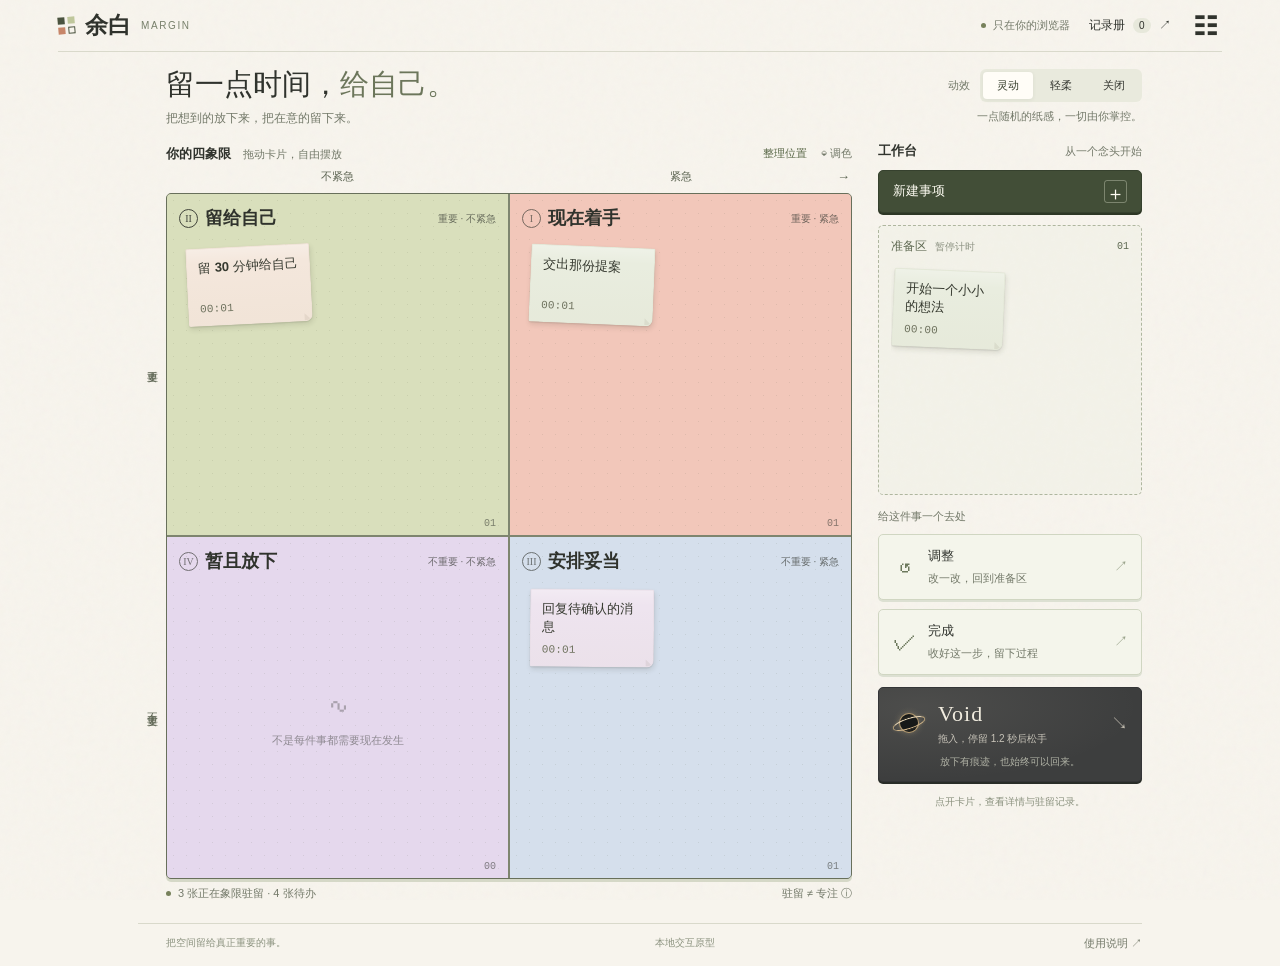
<file: index.html>
<!doctype html>
<html lang="zh-CN">
<head>
  <meta charset="UTF-8">
  <meta name="viewport" content="width=device-width, initial-scale=1">
  <meta name="theme-color" content="#f7f4ed">
  <title>余白 MARGIN · 把时间留给自己</title>
  <link rel="stylesheet" href="style.css">
  <script src="model.js" defer></script>
  <script src="effects.js" defer></script>
  <script src="storage.js" defer></script>
  <script src="app.js" defer></script>
</head>
<body>
  <div class="app-shell">
    <header class="masthead">
      <a class="brand" href="#" aria-label="余白首页">
        <span class="brand-mark" aria-hidden="true"><i></i><i></i><i></i><i></i></span>
        <strong>余白</strong><span>MARGIN</span>
      </a>
      <div class="mast-actions">
        <span class="local-label" role="status"><i></i>只在你的浏览器</span>
        <button id="open-data" class="quiet-button" hidden>数据与备份</button>
        <button id="open-history" class="quiet-button">记录册 <span id="archive-count">0</span> ↗</button>
        <button id="open-settings" class="icon-button" aria-label="外观与动效设置" title="外观与动效设置">☷</button>
      </div>
    </header>
    <section class="intro">
      <div class="intro-copy">
        <h1>留一点时间，<span>给自己。</span></h1>
        <p>把想到的放下来，把在意的留下来。</p>
      </div>
      <div class="intro-aside">
        <div class="motion-row">
          <span class="motion-label">动效</span>
          <div id="motion-controls" class="segmented" aria-label="动效强度">
            <button data-motion="full">灵动</button>
            <button data-motion="reduced">轻柔</button>
            <button data-motion="off">关闭</button>
          </div>
        </div>
        <span id="motion-hint" class="micro">一点随机的纸感，一切由你掌控。</span>
      </div>
    </section>
    <main class="workspace">
      <section class="board-section" aria-label="艾森豪威尔矩阵">
        <div class="board-topline">
          <div class="board-heading"><span class="board-name">你的四象限</span><span class="board-hint">拖动卡片，自由摆放</span></div>
          <div class="board-tools">
            <button id="arrange-cards" class="text-button" title="将象限内的便利贴重新排列">整理位置</button>
            <button id="color-settings" class="text-button">◒ 调色</button>
          </div>
        </div>
        <div class="matrix-wrap">
          <div class="axis-y"><span>重要</span><span>不重要</span></div>
          <div class="axis-x"><span>不紧急</span><span>紧急 <i aria-hidden="true">→</i></span></div>
          <div id="matrix" class="matrix">
            <section class="quadrant q2" data-drop="q2" aria-label="重要不紧急">
              <header><div><span class="quadrant-code">II</span><h2>留给自己</h2></div><span class="quadrant-caption">重要 · 不紧急</span></header>
              <div class="card-list" id="zone-q2"></div>
              <div class="empty-quadrant"><span>✳</span>为长远在意的事留一个位置</div>
              <span class="zone-count" id="count-q2">00</span>
            </section>
            <section class="quadrant q1" data-drop="q1" aria-label="重要且紧急">
              <header><div><span class="quadrant-code">I</span><h2>现在着手</h2></div><span class="quadrant-caption">重要 · 紧急</span></header>
              <div class="card-list" id="zone-q1"></div>
              <div class="empty-quadrant"><span>↘</span>先做眼前真正重要的事</div>
              <span class="zone-count" id="count-q1">00</span>
            </section>
            <section class="quadrant q4" data-drop="q4" aria-label="不重要不紧急">
              <header><div><span class="quadrant-code">IV</span><h2>暂且放下</h2></div><span class="quadrant-caption">不重要 · 不紧急</span></header>
              <div class="card-list" id="zone-q4"></div>
              <div class="empty-quadrant"><span>∿</span>不是每件事都需要现在发生</div>
              <span class="zone-count" id="count-q4">00</span>
            </section>
            <section class="quadrant q3" data-drop="q3" aria-label="不重要但紧急">
              <header><div><span class="quadrant-code">III</span><h2>安排妥当</h2></div><span class="quadrant-caption">不重要 · 紧急</span></header>
              <div class="card-list" id="zone-q3"></div>
              <div class="empty-quadrant"><span>↗</span>可以简化，也可以交给别人</div>
              <span class="zone-count" id="count-q3">00</span>
            </section>
          </div>
        </div>
        <div class="board-footer"><span><i class="live-dot"></i><span id="board-summary">准备好，开始吧</span></span><button id="timer-help" class="text-button">驻留 ≠ 专注 ⓘ</button></div>
      </section>
      <aside class="sidebar" aria-label="便利贴工作台">
        <section class="prep-section">
          <div class="side-label"><span>工作台</span><small>从一个念头开始</small></div>
          <button id="new-card" class="new-button"><span>新建事项</span><span class="keycap">＋</span></button>
          <div id="preparation" class="preparation" data-drop="prep">
            <div class="prep-heading"><span>准备区 <small>暂停计时</small></span><span id="prep-count">00</span></div>
            <div class="prep-list" id="zone-prep"></div>
            <div class="prep-empty"><span class="outline-note">＋</span><p>先放下来，不急着决定</p><small>准备好后，拖进一个象限</small></div>
          </div>
        </section>
        <section class="actions-section" aria-label="拖入以调整或完成">
          <div class="section-label">给这件事一个去处</div>
          <div class="action-drop edit-drop" data-drop="edit">
            <button id="adjust-action" class="action-button"><span class="action-icon">↺</span><span><strong>调整</strong><small>改一改，回到准备区</small></span><span class="action-arrow">↗</span></button>
          </div>
          <div class="action-drop complete-drop" data-drop="complete">
            <button id="complete-action" class="action-button"><span class="action-icon">✓</span><span><strong>完成</strong><small>收好这一步，留下过程</small></span><span class="action-arrow">↗</span></button>
          </div>
        </section>
        <div class="void-drop" data-drop="void">
          <div class="void-progress"></div>
          <button id="void-action"><span class="void-symbol black-hole-icon" aria-hidden="true"></span><span><strong>Void</strong><small id="void-instruction">拖入，停留 1.2 秒后松手</small></span><span class="void-dot">↘</span></button>
          <div class="void-caption">放下有痕迹，也始终可以回来。</div>
        </div>
        <p class="sidebar-footnote">点开卡片，查看详情与驻留记录。</p>
      </aside>
    </main>
    <footer class="page-footer"><span>把空间留给真正重要的事。</span><span>本地交互原型</span><button id="help-button" class="text-button">使用说明 ↗</button></footer>
  </div>
  <div id="toast" class="toast" role="status" aria-live="polite"></div>
  <div id="dialog-root"></div>
</body>
</html>
</file>
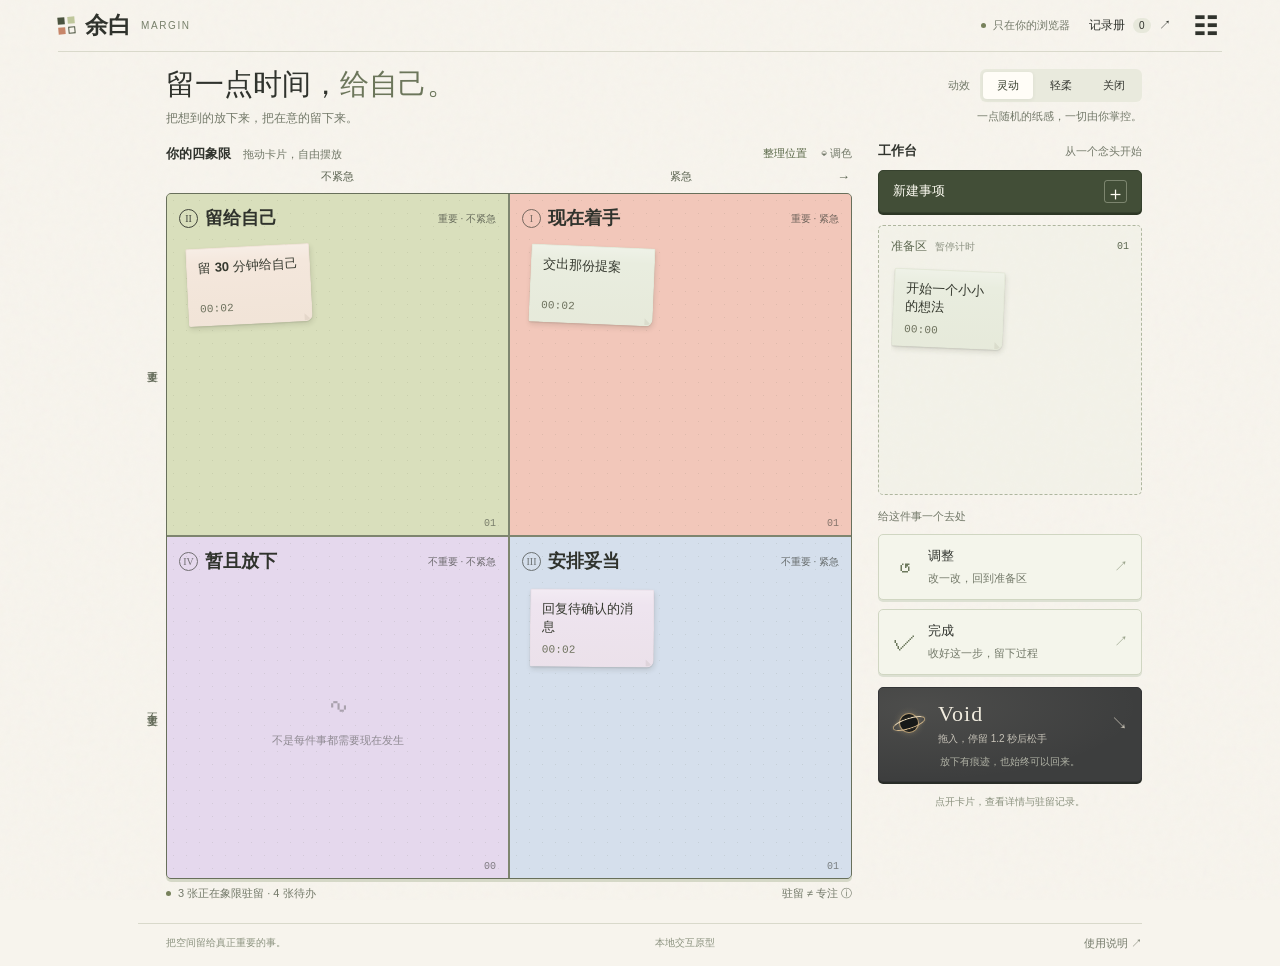
<file: prototype.html>
<!doctype html>
<html lang="zh-CN">
<head>
  <meta charset="UTF-8">
  <meta name="viewport" content="width=device-width, initial-scale=1">
  <meta name="theme-color" content="#f7f4ed">
  <title>余白 MARGIN · 把时间留给自己</title>
  <style>
@font-face {
  font-family: MarginSerif;
  src: local("Songti SC"), local("Noto Serif CJK SC"), local("STSong");
  font-display: swap;
}

:root {
  --bg: #f7f4ed;
  --ink: #30332d;
  --muted: #737969;
  --line: #d9d9cb;
  --accent: #a65d41;
  --q1: #f2c7ba;
  --q2: #d9dfbc;
  --q3: #d5dfec;
  --q4: #e5d8ed;
  --serif: MarginSerif, "Songti SC", Georgia, serif;
  --sans: -apple-system, BlinkMacSystemFont, "PingFang SC", "Microsoft YaHei", sans-serif;
  --matrix-size: clamp(420px, calc(100dvh - 214px), 720px);
  --axis-gutter: 28px;
  --rail-width: 264px;
  --workspace-gap: 26px;
  --content-width: calc(var(--matrix-size) + var(--axis-gutter) + var(--rail-width) + var(--workspace-gap));
  --note-width: 124px;
  --note-height: 78px;
}

/* Page frame and compact header */
* {
  box-sizing: border-box;
  -webkit-user-select: none;
  user-select: none;
}
input:not([type]),
input:is([type="text" i], [type="search" i], [type="email" i], [type="url" i], [type="tel" i], [type="password" i], [type="number" i]),
textarea,
[contenteditable=""],
[contenteditable="true" i],
[contenteditable="plaintext-only" i],
[contenteditable] :read-write {
  -webkit-user-select: text;
  user-select: text;
}
img, a { -webkit-user-drag: none; }
[hidden] { display: none !important; }
body {
  margin: 0;
  background: var(--bg);
  color: var(--ink);
  font-family: var(--sans);
  font-size: 14px;
  -webkit-font-smoothing: antialiased;
}
body::before {
  content: "";
  position: fixed;
  inset: 0;
  pointer-events: none;
  opacity: .15;
  background-image: url("data:image/svg+xml,%3Csvg viewBox='0 0 180 180' xmlns='http://www.w3.org/2000/svg'%3E%3Cfilter id='n'%3E%3CfeTurbulence type='fractalNoise' baseFrequency='.72' numOctaves='3' stitchTiles='stitch'/%3E%3C/filter%3E%3Cpath fill='%23b5ac92' opacity='.18' filter='url(%23n)' d='M0 0h180v180H0z'/%3E%3C/svg%3E");
}
button, input, textarea, select { font: inherit; }
button {
  border: 0;
  background: none;
  color: inherit;
  cursor: pointer;
}
button:hover { filter: brightness(.96); }
button:disabled { opacity: .45; cursor: not-allowed; }
button, a, input, textarea, select { outline-offset: 4px; }
button:focus-visible, a:focus-visible { outline: 2px solid var(--accent); }
.app-shell {
  width: 100%;
  max-width: 1220px;
  margin: 0 auto;
  padding: 0 28px;
  position: relative;
}
.masthead {
  height: 52px;
  display: flex;
  align-items: center;
  justify-content: space-between;
  border-bottom: 1px solid var(--line);
}
.brand {
  display: flex;
  align-items: center;
  gap: 10px;
  text-decoration: none;
  color: var(--ink);
}
.brand strong { font: 600 23px var(--serif); }
.brand > span:last-child { font-size: 10px; letter-spacing: 1.6px; color: #78806b; }
.brand-mark { display: grid; grid-template-columns: repeat(2, 7px); gap: 3px; transform: rotate(-5deg); }
.brand-mark i { width: 7px; height: 7px; background: #4a533f; }
.brand-mark i:nth-child(2) { background: #bfc79c; }
.brand-mark i:nth-child(3) { background: #c78669; }
.brand-mark i:nth-child(4) { border: 1px solid #4a533f; background: none; }
.mast-actions { display: flex; align-items: center; gap: 19px; }
.local-label { display: flex; align-items: center; gap: 7px; font-size: 11px; color: var(--muted); }
.local-label i, .live-dot { display: inline-block; width: 5px; height: 5px; border-radius: 50%; background: #77815b; }
.quiet-button { padding: 6px 0; font-size: 12px; }
.quiet-button span { margin: 0 5px; padding: 2px 6px; border-radius: 12px; font-size: 10px; background: #e7e8db; }
.icon-button { padding: 0 4px; font-size: 24px; }
.intro, .workspace, .page-footer { width: 100%; max-width: var(--content-width); margin-inline: auto; }
.intro {
  display: flex;
  align-items: center;
  justify-content: space-between;
  gap: 22px;
  padding: 14px 0 12px var(--axis-gutter);
}
.intro h1 { margin: 0; font: 500 29px/1.3 var(--serif); letter-spacing: 0; }
.intro h1 span { color: #6c765b; }
.intro p { margin: 5px 0 0; color: var(--muted); font-size: 12px; line-height: 1.5; }
.intro-aside { min-width: 236px; text-align: right; }
.motion-row { display: flex; align-items: center; justify-content: flex-end; gap: 10px; margin-bottom: 5px; }
.motion-label { font-size: 11px; color: var(--muted); }
.segmented { display: flex; gap: 3px; padding: 3px; background: #e9eadd; border-radius: 6px; }
.segmented button { flex: 1; padding: 6px 14px; border-radius: 4px; font-size: 11px; white-space: nowrap; }
.segmented button.active { background: #fffdf7; color: #353d2b; box-shadow: 0 1px 4px #30332d12; }
.micro { font-size: 11px; color: var(--muted); line-height: 1.5; }
.tiny-label { font-size: 10px; font-weight: 600; letter-spacing: 1px; color: var(--muted); }

/* Matrix: stable square, semantic quadrant order comes from the HTML. */
.workspace {
  display: grid;
  grid-template-columns: minmax(0, 1fr) var(--rail-width);
  gap: var(--workspace-gap);
  align-items: start;
  padding-bottom: 14px;
}
.board-section { min-width: 0; }
.board-topline {
  height: 30px;
  margin-left: var(--axis-gutter);
  display: flex;
  justify-content: space-between;
  align-items: center;
  gap: 10px;
}
.board-heading { display: flex; align-items: baseline; gap: 12px; min-width: 0; }
.board-name { font-size: 13px; font-weight: 600; white-space: nowrap; }
.board-hint { color: var(--muted); font-size: 11px; white-space: nowrap; }
.board-tools { display: flex; align-items: center; gap: 14px; flex-shrink: 0; }
.text-button { padding: 5px 0; font-size: 11px; color: var(--muted); white-space: nowrap; }
#arrange-cards { color: #596747; }
.matrix-wrap { position: relative; padding-left: var(--axis-gutter); padding-top: 24px; }
.axis-x {
  position: absolute;
  top: 0;
  left: var(--axis-gutter);
  right: 0;
  display: grid;
  grid-template-columns: 1fr 1fr;
  color: #5d6553;
  font-size: 11px;
  font-weight: 500;
  text-align: center;
}
.axis-x i { position: absolute; right: 2px; font-style: normal; font-size: 13px; }
.axis-y {
  position: absolute;
  top: 24px;
  bottom: 0;
  left: 0;
  width: var(--axis-gutter);
  display: grid;
  grid-template-rows: 1fr 1fr;
  place-items: center;
  color: #5d6553;
  font-size: 11px;
  font-weight: 500;
}
.axis-y span { writing-mode: vertical-rl; letter-spacing: 2px; }
.matrix {
  width: 100%;
  aspect-ratio: 1 / 1;
  display: grid;
  grid-template-columns: repeat(2, minmax(0, 1fr));
  grid-template-rows: repeat(2, minmax(0, 1fr));
  gap: 2px;
  overflow: hidden;
  border: 1px solid #68705b;
  border-radius: 5px;
  background: #7e856f;
  box-shadow: 0 3px 0 #d5d8c7;
}
.quadrant {
  position: relative;
  display: flex;
  flex-direction: column;
  min-width: 0;
  min-height: 0;
  padding: 12px 12px 19px;
  overflow: hidden;
  isolation: isolate;
  background-color: var(--zone-color);
  background-image: radial-gradient(#59644d20 .65px, transparent .65px);
  background-size: 13px 13px;
}
.q1 { --zone-color: var(--q1); }
.q2 { --zone-color: var(--q2); }
.q3 { --zone-color: var(--q3); }
.q4 { --zone-color: var(--q4); }
.quadrant::after {
  content: "";
  position: absolute;
  inset: 5px;
  z-index: 40;
  border: 1px dashed transparent;
  border-radius: 3px;
  pointer-events: none;
}
.quadrant.drop-active::after { border-color: #35422e9c; background: #ffffff14; }
.quadrant header {
  position: relative;
  z-index: 2;
  display: flex;
  align-items: center;
  justify-content: space-between;
  gap: 8px;
  min-height: 26px;
  margin-bottom: 6px;
  flex-shrink: 0;
}
.quadrant header > div { display: flex; align-items: center; gap: 7px; }
.quadrant h2 { margin: 0; font: 600 18px/1.3 var(--serif); white-space: nowrap; letter-spacing: 0; }
.quadrant-code {
  display: grid;
  place-items: center;
  min-width: 19px;
  height: 19px;
  border: 1px solid currentColor;
  border-radius: 50%;
  font: 10px Georgia, serif;
  opacity: .64;
}
.q2 .quadrant-code { opacity: .9; border-width: 1.5px; }
.q2 h2 { font-weight: 700; }
.quadrant-caption { font-size: 10px; opacity: .67; white-space: nowrap; }
/* JS positions notes in this canvas, using an 8px edge inset for rotated paper. */
.card-list {
  position: relative;
  flex: 1;
  min-width: 0;
  min-height: 0;
  padding: 8px;
  overflow: hidden;
}
.card-list > .note { position: absolute; width: min(var(--note-width), calc(100% - 16px)); }
.zone-count { position: absolute; bottom: 6px; right: 12px; font: 10px ui-monospace, monospace; opacity: .55; }
.empty-quadrant {
  position: absolute;
  inset: 48px 12px 24px;
  display: flex;
  flex-direction: column;
  justify-content: center;
  align-items: center;
  gap: 9px;
  color: inherit;
  opacity: .47;
  font-size: 11px;
  text-align: center;
  line-height: 1.7;
  pointer-events: none;
}
.empty-quadrant > span { font: 34px/1 Georgia, serif; opacity: .7; }
.quadrant.has-cards .empty-quadrant { display: none; }
.board-footer {
  min-height: 30px;
  margin-left: var(--axis-gutter);
  display: flex;
  align-items: center;
  justify-content: space-between;
  gap: 10px;
  color: var(--muted);
  font-size: 11px;
}
.board-footer > span { display: flex; align-items: center; gap: 7px; }

/* Compact paper cards: only a two-line title and a numeric residence clock. */
.note {
  position: relative;
  z-index: 2;
  width: var(--note-width);
  height: var(--note-height);
  flex-shrink: 0;
  transform: rotate(var(--paper-angle, 0deg));
  touch-action: none;
  user-select: none;
  cursor: grab;
  outline-offset: 4px;
}
.note:hover, .note:focus-visible { z-index: 30; }
.note:focus-visible { outline: 2px solid #64714d; border-radius: 2px; }
.note.edit-held-target { visibility: hidden !important; pointer-events: none; }
.paper {
  position: relative;
  height: 100%;
  padding: 10px 11px 9px;
  display: flex;
  flex-direction: column;
  justify-content: space-between;
  gap: 4px;
  overflow: hidden;
  background: var(--paper-color, #fff4d8);
  color: #35392f;
  border: 1px solid #7161400a;
  border-radius: 2px 2px 7px 2px;
  box-shadow: 1px 3px 5px #2c322120, 0 1px 1px #2b302d18;
  transform-style: preserve-3d;
}
.paper::before {
  content: "";
  position: absolute;
  inset: 0;
  background: linear-gradient(180deg, #fff4, #fff0 20%, #705b1205 90%);
  pointer-events: none;
}
.paper::after {
  content: "";
  position: absolute;
  bottom: 0;
  right: 0;
  border-left: 7px solid transparent;
  border-top: 7px solid #372e1112;
  transform: rotate(180deg);
  pointer-events: none;
}
.note h3 {
  display: -webkit-box;
  -webkit-line-clamp: 2;
  -webkit-box-orient: vertical;
  max-height: 2.8em;
  overflow: hidden;
  overflow-wrap: anywhere;
  margin: 0;
  font-size: 13px;
  font-weight: 550;
  line-height: 1.4;
}
.note-time, .note-timer {
  color: #6e725f;
  font-family: ui-monospace, SFMono-Regular, Menlo, monospace;
  font-size: 11px;
  font-weight: 400;
  font-variant-numeric: tabular-nums;
  line-height: 1.2;
  letter-spacing: .15px;
}
.note-time { display: block; margin-top: auto; }
.note-symbol { display: inline-block; font-size: 17px; opacity: .75; }
.note.drag-source { opacity: .14; pointer-events: none; }
.drag-ghost {
  position: fixed !important;
  z-index: 1000 !important;
  margin: 0 !important;
  max-width: none !important;
  pointer-events: none !important;
  opacity: .98;
  cursor: grabbing;
  transform: rotate(2deg) !important;
  filter: drop-shadow(0 8px 10px #23291d25);
}

/* Workbench: stable preparation tray and distinct action drop targets. */
.sidebar { display: flex; flex-direction: column; gap: 12px; padding-top: 3px; min-width: 0; }
.side-label { display: flex; justify-content: space-between; align-items: baseline; margin-bottom: 10px; }
.side-label > span { font-size: 13px; font-weight: 600; }
.side-label small { font-size: 11px; color: var(--muted); }
.new-button {
  display: flex;
  align-items: center;
  justify-content: space-between;
  width: 100%;
  height: 43px;
  padding: 0 14px;
  border: 1px solid #36412e;
  border-radius: 5px;
  background: #424e37;
  color: #fffdf3;
  box-shadow: 0 2px 0 #2d3725;
  font-size: 13px;
}
.keycap { display: grid; place-items: center; width: 23px; height: 23px; border: 1px solid #eff3df55; border-radius: 3px; font-size: 19px; }
.preparation {
  display: flex;
  flex-direction: column;
  gap: 10px;
  position: relative;
  height: clamp(174px, calc(var(--matrix-size) - 350px), 270px);
  margin-top: 12px;
  padding: 12px;
  border: 1px dashed #afb69f;
  border-radius: 5px;
  background: #edf0e160;
}
.preparation.drop-active { background: #dfe5cc; border-color: #5a6b43; }
.prep-heading { display: flex; justify-content: space-between; gap: 10px; align-items: center; color: #5e6952; font-size: 12px; flex-shrink: 0; }
.prep-heading small { margin-left: 5px; color: #8b9181; font-size: 10px; }
#prep-count { font: 10px ui-monospace, monospace; }
.prep-list {
  display: grid;
  grid-template-columns: repeat(2, minmax(0, 1fr));
  align-content: start;
  justify-items: center;
  flex: 1;
  min-height: 0;
  gap: 12px;
  padding: 5px 2px;
  overflow: auto;
  scrollbar-width: thin;
  scrollbar-color: #74816055 transparent;
}
.prep-list > .note { position: relative; width: 100%; max-width: var(--note-width); }
.prep-empty { position: absolute; inset: 46px 8px 12px; display: flex; flex-direction: column; align-items: center; justify-content: center; pointer-events: none; color: #8b927e; }
.prep-empty p { margin: 9px 0 5px; font-size: 11px; }
.prep-empty small { font-size: 10px; }
.outline-note { display: grid; place-items: center; width: 29px; height: 31px; border: 1px solid #b4bda5; border-radius: 2px; font-size: 17px; transform: rotate(-6deg); }
.preparation.has-cards .prep-empty { display: none; }
.actions-section { display: grid; gap: 9px; padding-top: 2px; }
.section-label { font-size: 11px; color: var(--muted); margin-bottom: 1px; }
.action-drop { border: 1px solid #d0d6c2; border-radius: 5px; background: #f4f5eb; box-shadow: 0 2px 0 #dce0d2; }
.action-button { display: flex; align-items: center; gap: 11px; width: 100%; min-height: 64px; padding: 11px 13px; text-align: left; }
.action-icon { width: 25px; text-align: center; font: 24px Georgia, serif; color: #6c785c; }
.action-button strong { display: block; font-size: 13px; font-weight: 550; margin-bottom: 4px; }
.action-button small { font-size: 11px; color: var(--muted); }
.action-arrow { margin-left: auto; color: #9aa38b; }
.edit-drop.drop-active { background: #f0e2bf; border-color: #b28d37; }
.complete-drop.drop-active { background: #dce7c9; border-color: #708555; }
.void-drop { position: relative; isolation: isolate; overflow: hidden; min-height: 95px; padding-bottom: 12px; border: 1px solid #343537; border-radius: 5px; background: #3d3e3e; color: #f1ecdf; box-shadow: 0 2px 0 #292d28; }
.void-drop::before { content: ""; position: absolute; inset: 0; z-index: -1; background: radial-gradient(ellipse at 15% 20%, #ddd6c719, transparent 70%); }
.void-drop > button { display: flex; align-items: center; gap: 12px; width: 100%; min-height: 64px; padding: 13px 13px 9px; color: inherit; text-align: left; }
.black-hole-icon {
  --black-hole-size: 32px;
  --black-hole-ring: 1.5px;
  position: relative;
  display: inline-block;
  flex: 0 0 auto;
  width: var(--black-hole-size);
  height: var(--black-hole-size);
  vertical-align: -0.22em;
  background: radial-gradient(circle, #d3bd8e20 18%, transparent 68%);
  pointer-events: none;
}
.black-hole-icon::before {
  content: "";
  position: absolute;
  inset: 23%;
  border-radius: 50%;
  background: #171918;
  box-shadow: 0 0 0 1px #b49a70, 0 0 5px #d9c29155;
}
.black-hole-icon::after {
  content: "";
  position: absolute;
  inset: 34% 0;
  border: var(--black-hole-ring) solid #baa279;
  border-top-color: #ebd8b7;
  border-bottom-color: #d3b78b;
  border-radius: 50%;
  transform: rotate(-18deg);
  box-shadow: 0 0 3px #dfc69744;
}
.black-hole-icon--inline {
  --black-hole-size: 1.35em;
  --black-hole-ring: 1px;
}
.void-symbol { --black-hole-size: 34px; }
.void-drop strong { display: block; font: 22px Georgia, serif; letter-spacing: 1px; }
.void-drop small { display: block; margin-top: 5px; color: #c8c4b9; font-size: 10px; }
.void-dot { margin-left: auto; font-size: 17px; color: #bcb7ab; }
.void-caption { color: #b0b2a5; font-size: 10px; text-align: center; }
.void-progress { position: absolute; inset: 0; z-index: -1; transform: scaleX(var(--hold, 0)); transform-origin: left; background: #b7925a45; }
.void-drop.drop-active { border-color: #c7a16b; }
.void-drop.armed { box-shadow: 0 0 0 2px #c6a570, 0 2px 0 #292d28; }
.sidebar-footnote { margin: 0; color: #8a917e; font-size: 10px; line-height: 1.6; text-align: center; }
.page-footer { display: flex; align-items: center; justify-content: space-between; gap: 12px; min-height: 34px; padding: 7px 0 10px var(--axis-gutter); border-top: 1px solid var(--line); color: #8b927f; font-size: 10px; }

/* Dialogs, details and history keep their existing interaction structure. */
.toast {
  position:fixed;
  bottom:26px;
  left:50%;
  transform:translate(-50%,20px);
  background:#343d2f;
  color:#fffdf4;
  padding:13px 19px;
  border-radius:6px;
  box-shadow:0 7px 24px #2f362826;
  font-size:12px;
  display:flex;
  align-items:center;
  gap:18px;
  opacity:0;
  pointer-events:none;
  z-index:3000;
  max-width:min(90vw,650px);
}

.toast.visible {
  opacity:1;
  transform:translate(-50%,0);
  pointer-events:auto;
}

.toast button {
  color:#f6d4a1;
  white-space:nowrap;
  padding:0;
  text-decoration:underline;
  text-underline-offset:3px;
}

.dialog-overlay {
  position:fixed;
  inset:0;
  z-index:2000;
  display:flex;
  align-items:center;
  justify-content:center;
  padding:24px;
  background:#30372b55;
  backdrop-filter:blur(4px);
}
.dialog-overlay.editing-dialog {
  background: #30372b33;
  backdrop-filter: none;
}
@media (min-width: 1000px) {
  .dialog-overlay.editing-dialog {
    justify-content: flex-start;
    padding-left: max(24px, calc((100vw - var(--content-width)) / 2 + var(--axis-gutter)));
  }
}

.dialog {
  width:min(100%,500px);
  max-height:90vh;
  overflow:auto;
  background:var(--bg);
  border:1px solid #d7d8c9;
  border-radius:10px;
  padding:29px;
  box-shadow:0 20px 80px #242b2440;
  position:relative;
}

.dialog.wide {
  width:min(100%,810px);
}

.dialog-header {
  display:flex;
  align-items:flex-start;
  justify-content:space-between;
  gap:16px;
  margin-bottom:21px;
}

.dialog-header h2 {
  font-family:var(--serif);
  font-size:25px;
  font-weight:500;
  margin:6px 0 0;
}

.dialog-close {
  font-size:25px;
  color:var(--muted);
  padding:0;
}

.dialog-subtitle {
  font-size:12px;
  color:var(--muted);
  line-height:1.9;
  margin:-8px 0 20px;
}

.form-field {
  display:block;
  margin-bottom:17px;
}

.field-top {
  display:flex;
  justify-content:space-between;
  font-size:12px;
  margin-bottom:8px;
}

.char-count {
  color:var(--muted);
  font-size:10px;
  font-family:monospace;
}

.form-field input,.form-field textarea,.category-add input {
  width:100%;
  background:#fffdf6;
  border:1px solid #cfd2c1;
  border-radius:5px;
  padding:11px 12px;
  color:var(--ink);
}

.form-field textarea {
  min-height:91px;
  resize:vertical;
  line-height:1.8;
}

.form-field input:focus,.form-field textarea:focus,.category-add input:focus {
  outline:2px solid #a2ad8d;
  outline-offset:1px;
}

.category-options {
  display:flex;
  flex-wrap:wrap;
  gap:7px;
  margin:8px 0 12px;
}

.category-chip {
  padding:7px 11px;
  border:1px solid #d2d5c6;
  border-radius:4px;
  font-size:11px;
}

.category-chip.selected {
  background:#e0e6ce;
  border-color:#889673;
  color:#414b31;
}

.category-add {
  display:flex;
  gap:7px;
  align-items:center;
}

.category-add input {
  font-size:12px;
  padding:8px;
}

.category-add button {
  font-size:12px;
  white-space:nowrap;
}

.form-error {
  font-size:11px;
  color:#ab4c35;
  min-height:17px;
  line-height:1.6;
  margin:10px 0;
}

.dialog-actions {
  display:flex;
  justify-content:flex-end;
  gap:10px;
  margin-top:22px;
}

.primary-button,.secondary-button,.danger-button {
  padding:10px 18px;
  border-radius:4px;
  font-size:12px;
}

.primary-button {
  background:#434f37;
  color:#fffdf4;
}

.secondary-button {
  border:1px solid #cbd0bf;
}

.danger-button {
  background:#484144;
  color:#fff3e8;
}

.form-note {
  font-size:10px;
  color:var(--muted);
  line-height:1.8;
}

.settings-row {
  display:flex;
  justify-content:space-between;
  align-items:center;
  padding:11px 0;
  border-bottom:1px solid var(--line);
  gap:12px;
}

.settings-row label {
  font-size:12px;
}

.settings-row input[type=color] {
  width:42px;
  height:30px;
  border:1px solid #ccc;
  border-radius:4px;
  padding:2px;
  background:none;
  cursor:pointer;
}

.settings-row input[type=checkbox] {
  accent-color:#64754b;
}

.settings-section {
  margin-top:24px;
}

.settings-section h3 {
  font-size:12px;
  font-weight:500;
}

.settings-section p {
  font-size:11px;
  line-height:1.9;
  color:var(--muted);
}

.dialog .segmented {
  max-width:310px;
  justify-content:flex-start;
}

.archive-tabs {
  display:flex;
  gap:18px;
  border-bottom:1px solid var(--line);
  margin-bottom:20px;
}

.archive-tab {
  font-size:12px;
  padding:0 0 11px;
}

.archive-tab.active {
  border-bottom:2px solid #66754e;
  color:#455734;
}

.archive-empty {
  text-align:center;
  padding:40px 20px;
  color:var(--muted);
  font-size:12px;
  line-height:2;
}

.archive-list {
  display:grid;
  gap:14px;
}

.archive-item {
  padding:17px;
  background:#f0f0e5;
  border:1px solid #d8dbcb;
  border-radius:5px;
  display:grid;
  grid-template-columns:105px 1fr;
  gap:21px;
}

.archive-paper {
  padding:12px;
  min-height:109px;
  box-shadow:1px 4px 8px #30332019;
  transform:rotate(-2deg);
  font-size:12px;
  line-height:1.6;
  overflow-wrap:anywhere;
  align-self:start;
}

.archive-paper small {
  font-size:8px;
  display:block;
  opacity:.65;
  margin-bottom:9px;
}

.archive-paper p {
  margin:0;
  font-weight:500;
}

.archive-info {
  min-width:0;
}

.archive-meta {
  font-size:10px;
  color:var(--muted);
  display:flex;
  gap:12px;
  flex-wrap:wrap;
  margin-bottom:9px;
}

.archive-desc {
  font-size:11px;
  color:#6b715f;
  margin:5px 0 12px;
  line-height:1.7;
  overflow-wrap:anywhere;
}

.duration-bar {
  height:7px;
  display:flex;
  overflow:hidden;
  border-radius:4px;
  background:#dadfd0;
  margin:7px 0 9px;
}

.duration-legend {
  display:flex;
  flex-wrap:wrap;
  gap:7px 12px;
  font-size:9px;
  color:#727969;
}

.duration-legend i {
  display:inline-block;
  width:6px;
  height:6px;
  margin-right:4px;
  border-radius:50%;
}

.archive-actions {
  display:flex;
  justify-content:flex-end;
  gap:16px;
  margin-top:12px;
}

.archive-actions button {
  font-size:10px;
  text-decoration:underline;
  text-underline-offset:3px;
}

.detail-title {
  font-family:var(--serif);
  font-size:23px;
  line-height:1.5;
  overflow-wrap:anywhere;
}

.detail-description {
  font-size:12px;
  color:var(--muted);
  line-height:1.9;
  white-space:pre-wrap;
  overflow-wrap:anywhere;
}

.detail-meta {
  font-size:10px;
  color:var(--muted);
  margin-bottom:14px;
  line-height:1.9;
}

.move-grid {
  display:grid;
  grid-template-columns:1fr 1fr;
  gap:8px;
}

.move-grid button {
  padding:10px 12px;
  border:1px solid #cbd0bd;
  border-radius:4px;
  font-size:11px;
}

.move-grid button.current {
  background:#e5e9d8;
}

.detail-operations {
  display:flex;
  gap:8px;
  flex-wrap:wrap;
  margin-top:13px;
}

.detail-operations button {
  font-size:11px;
  padding:9px 13px;
  border:1px solid #cbd0bd;
  border-radius:4px;
}

.log-list {
  font-size:10px;
  color:var(--muted);
  line-height:1.9;
  max-height:130px;
  overflow:auto;
  padding-left:17px;
}

.help-list {
  padding-left:18px;
  font-size:12px;
  line-height:2;
  color:#666f5b;
}

.help-list li {
  margin-bottom:9px;
}

.storage-warning {
  color:#ad543a!important;
}

/* Decoration can be reduced or removed without changing any action. */
.scroll-lock { overflow: hidden; }
body[data-motion=full] .toast { transition: opacity .18s, transform .18s; }
body[data-motion=full] .new-button:active { transform: translateY(1px); box-shadow: 0 1px 0 #2d3725; }
body[data-motion=reduced] .toast { transition: opacity .1s; }
body[data-motion=off] *,
body[data-motion=off] *::before,
body[data-motion=off] *::after {
  transition: none !important;
  animation: none !important;
  scroll-behavior: auto !important;
}

/* Short desktop screens preserve the full square and readable cards. */
@media (min-width: 861px) and (max-height: 800px) {
  :root { --note-width: 112px; --note-height: 72px; }
  .intro { padding-top: 11px; padding-bottom: 10px; }
  .intro h1 { font-size: 27px; }
  .quadrant { padding: 10px 10px 18px; }
  .quadrant h2 { font-size: 17px; }
  .quadrant-caption { font-size: 9px; }
  .paper { padding: 9px 10px 8px; }
  .note h3 { font-size: 12px; }
  .note-time, .note-timer { font-size: 10px; }
  .preparation { height: 174px; }
  .action-button { min-height: 58px; }
  .void-drop { min-height: 88px; }
  .void-drop > button { min-height: 59px; }
}

@media (max-width: 1100px) and (min-width: 861px) {
  :root { --workspace-gap: 22px; }
  .app-shell { padding-inline: 22px; }
  .board-hint { display: none; }
  .quadrant-caption { font-size: 9px; }
}

/* Narrow windows move the whole workbench below the square. */
@media (max-width: 860px) {
  :root { --content-width: 700px; --axis-gutter: 25px; }
  .app-shell { max-width: 760px; padding-inline: 22px; }
  .mast-actions { gap: 15px; }
  .local-label { display: none; }
  .intro { padding: 20px 0 18px var(--axis-gutter); }
  .intro h1 { font-size: 27px; }
  .intro-aside { min-width: 215px; }
  .workspace { grid-template-columns: minmax(0, 1fr); gap: 20px; }
  .board-hint { display: inline; }
  .sidebar { display: grid; grid-template-columns: 1fr 1fr; gap: 12px 18px; padding-left: var(--axis-gutter); padding-top: 0; }
  .prep-section { grid-row: span 2; }
  .actions-section { grid-column: 2; padding-top: 0; }
  .void-drop { grid-column: 2; }
  .sidebar-footnote { grid-column: 1 / -1; }
  .preparation { height: 211px; }
  .prep-list > .note { width: min(100%, var(--note-width)); }
  .page-footer { margin-top: 1px; }
}

@media (max-width: 600px) {
  :root { --note-width: 110px; --note-height: 72px; --axis-gutter: 23px; }
  .app-shell { padding-inline: 14px; }
  .masthead { height: 51px; }
  .brand { gap: 7px; }
  .brand strong { font-size: 22px; }
  .brand > span:last-child { font-size: 9px; letter-spacing: 1px; }
  .mast-actions { gap: 11px; }
  .quiet-button { font-size: 11px; }
  .intro { display: block; padding: 18px 0 14px var(--axis-gutter); }
  .intro h1 { font-size: 27px; }
  .intro p { font-size: 11px; }
  .intro-aside { display: flex; align-items: center; justify-content: space-between; gap: 10px; min-width: 0; margin-top: 12px; text-align: left; }
  .motion-row { margin: 0; gap: 8px; }
  .segmented button { padding: 6px 11px; }
  .intro-aside > .micro { max-width: 130px; font-size: 10px; }
  .board-topline { gap: 8px; }
  .board-name { font-size: 12px; }
  .board-hint { display: none; }
  .board-tools { gap: 12px; }
  .text-button { font-size: 10px; }
  .quadrant { padding: 9px 8px 16px; }
  .quadrant header { min-height: 23px; gap: 4px; margin-bottom: 2px; }
  .quadrant header > div { gap: 6px; }
  .quadrant h2 { font-size: 16px; }
  .quadrant-code { min-width: 17px; height: 17px; font-size: 9px; }
  .quadrant-caption { display: none; }
  .zone-count { bottom: 4px; right: 8px; font-size: 9px; }
  .empty-quadrant { inset: 37px 7px 20px; font-size: 9px; gap: 7px; }
  .empty-quadrant > span { font-size: 27px; }
  .paper { padding: 9px 9px 8px; }
  .note h3 { font-size: 12px; }
  .note-time, .note-timer { font-size: 10px; }
  .board-footer { font-size: 10px; gap: 5px; }
  .board-footer > span { gap: 5px; }
  .sidebar { gap: 12px; }
  .side-label small { display: none; }
  .side-label > span { font-size: 12px; }
  .new-button { height: 42px; padding-inline: 11px; font-size: 12px; }
  .preparation { padding: 10px 8px; height: 211px; }
  .prep-heading { font-size: 11px; }
  .prep-heading small { display: none; }
  .prep-list { grid-template-columns: minmax(0, 1fr); gap: 12px; }
  .prep-empty p { font-size: 10px; }
  .prep-empty small { font-size: 9px; text-align: center; }
  .section-label { font-size: 10px; }
  .action-button { min-height: 62px; padding: 10px; gap: 8px; }
  .action-button strong { font-size: 12px; }
  .action-button small { font-size: 9px; }
  .action-icon { width: 19px; font-size: 22px; }
  .action-arrow, .void-dot { display: none; }
  .void-drop { min-height: 99px; }
  .void-drop > button { padding: 12px 10px 9px; gap: 9px; }
  .void-symbol { --black-hole-size: 28px; }
  .void-drop strong { font-size: 21px; }
  .void-drop small { font-size: 9px; line-height: 1.5; }
  .void-caption { padding-inline: 7px; font-size: 9px; }
  .dialog-overlay { padding: 12px; }
  .dialog { padding: 23px 20px; max-height: 92dvh; }
  .dialog-header h2 { font-size: 23px; }
  .archive-item { grid-template-columns: 78px 1fr; gap: 13px; padding: 13px; }
  .archive-paper { padding: 9px; font-size: 10px; }
  .duration-legend { font-size: 9px; gap: 5px; }
  .page-footer { font-size: 9px; }
  .page-footer > span:nth-child(2) { display: none; }
}

@media (max-width: 370px) {
  .brand > span:last-child { display: none; }
  .intro-aside > .micro { display: none; }
  .intro h1 { font-size: 25px; }
  .quadrant h2 { font-size: 15px; }
  .board-footer { align-items: flex-start; padding-top: 6px; }
  .board-footer > span { max-width: 160px; line-height: 1.5; }
}

/* Local data controls use the same dialog and button vocabulary as the board. */
[hidden] { display: none !important; }
.data-toolbar { display: flex; gap: 10px; flex-wrap: wrap; }
body[data-storage="database"] .local-label { display: flex; }
@media (max-width: 1100px) {
  body[data-storage="database"] .mast-actions { flex-wrap: wrap; justify-content: flex-end; gap: 8px 13px; }
  body[data-storage="database"] .local-label { order: 5; flex-basis: 100%; justify-content: flex-end; max-width: none; font-size: 10px; }
}
.data-preview { margin-top: 16px; padding: 16px; border: 1px solid #d8dbcd; border-radius: 14px; background: #f3f4ec; }
.data-preview p, .backup-list p { font-size: 12px; line-height: 1.8; }
.data-error { color: #9b4335; font-size: 12px; line-height: 1.7; overflow-wrap: anywhere; }
.data-success { color: #4d6546; font-size: 13px; }
.backup-list { margin-top: 14px; max-height: 210px; overflow-y: auto; }
.backup-row { display: flex; align-items: center; justify-content: space-between; gap: 12px; border-top: 1px solid #dddcd3; padding: 12px 0; font-size: 12px; }
.backup-row small { display: block; color: #7d8173; font-size: 10px; overflow-wrap: anywhere; }
button:disabled { cursor: wait; opacity: .55; }
@media (max-width: 700px) {
  .mast-actions { flex-wrap: wrap; justify-content: flex-end; }
  .local-label { max-width: 170px; text-align: right; }
}

</style>
  
  
  
  
</head>
<body>
  <div class="app-shell">
    <header class="masthead">
      <a class="brand" href="#" aria-label="余白首页">
        <span class="brand-mark" aria-hidden="true"><i></i><i></i><i></i><i></i></span>
        <strong>余白</strong><span>MARGIN</span>
      </a>
      <div class="mast-actions">
        <span class="local-label" role="status"><i></i>只在你的浏览器</span>
        <button id="open-data" class="quiet-button" hidden>数据与备份</button>
        <button id="open-history" class="quiet-button">记录册 <span id="archive-count">0</span> ↗</button>
        <button id="open-settings" class="icon-button" aria-label="外观与动效设置" title="外观与动效设置">☷</button>
      </div>
    </header>
    <section class="intro">
      <div class="intro-copy">
        <h1>留一点时间，<span>给自己。</span></h1>
        <p>把想到的放下来，把在意的留下来。</p>
      </div>
      <div class="intro-aside">
        <div class="motion-row">
          <span class="motion-label">动效</span>
          <div id="motion-controls" class="segmented" aria-label="动效强度">
            <button data-motion="full">灵动</button>
            <button data-motion="reduced">轻柔</button>
            <button data-motion="off">关闭</button>
          </div>
        </div>
        <span id="motion-hint" class="micro">一点随机的纸感，一切由你掌控。</span>
      </div>
    </section>
    <main class="workspace">
      <section class="board-section" aria-label="艾森豪威尔矩阵">
        <div class="board-topline">
          <div class="board-heading"><span class="board-name">你的四象限</span><span class="board-hint">拖动卡片，自由摆放</span></div>
          <div class="board-tools">
            <button id="arrange-cards" class="text-button" title="将象限内的便利贴重新排列">整理位置</button>
            <button id="color-settings" class="text-button">◒ 调色</button>
          </div>
        </div>
        <div class="matrix-wrap">
          <div class="axis-y"><span>重要</span><span>不重要</span></div>
          <div class="axis-x"><span>不紧急</span><span>紧急 <i aria-hidden="true">→</i></span></div>
          <div id="matrix" class="matrix">
            <section class="quadrant q2" data-drop="q2" aria-label="重要不紧急">
              <header><div><span class="quadrant-code">II</span><h2>留给自己</h2></div><span class="quadrant-caption">重要 · 不紧急</span></header>
              <div class="card-list" id="zone-q2"></div>
              <div class="empty-quadrant"><span>✳</span>为长远在意的事留一个位置</div>
              <span class="zone-count" id="count-q2">00</span>
            </section>
            <section class="quadrant q1" data-drop="q1" aria-label="重要且紧急">
              <header><div><span class="quadrant-code">I</span><h2>现在着手</h2></div><span class="quadrant-caption">重要 · 紧急</span></header>
              <div class="card-list" id="zone-q1"></div>
              <div class="empty-quadrant"><span>↘</span>先做眼前真正重要的事</div>
              <span class="zone-count" id="count-q1">00</span>
            </section>
            <section class="quadrant q4" data-drop="q4" aria-label="不重要不紧急">
              <header><div><span class="quadrant-code">IV</span><h2>暂且放下</h2></div><span class="quadrant-caption">不重要 · 不紧急</span></header>
              <div class="card-list" id="zone-q4"></div>
              <div class="empty-quadrant"><span>∿</span>不是每件事都需要现在发生</div>
              <span class="zone-count" id="count-q4">00</span>
            </section>
            <section class="quadrant q3" data-drop="q3" aria-label="不重要但紧急">
              <header><div><span class="quadrant-code">III</span><h2>安排妥当</h2></div><span class="quadrant-caption">不重要 · 紧急</span></header>
              <div class="card-list" id="zone-q3"></div>
              <div class="empty-quadrant"><span>↗</span>可以简化，也可以交给别人</div>
              <span class="zone-count" id="count-q3">00</span>
            </section>
          </div>
        </div>
        <div class="board-footer"><span><i class="live-dot"></i><span id="board-summary">准备好，开始吧</span></span><button id="timer-help" class="text-button">驻留 ≠ 专注 ⓘ</button></div>
      </section>
      <aside class="sidebar" aria-label="便利贴工作台">
        <section class="prep-section">
          <div class="side-label"><span>工作台</span><small>从一个念头开始</small></div>
          <button id="new-card" class="new-button"><span>新建事项</span><span class="keycap">＋</span></button>
          <div id="preparation" class="preparation" data-drop="prep">
            <div class="prep-heading"><span>准备区 <small>暂停计时</small></span><span id="prep-count">00</span></div>
            <div class="prep-list" id="zone-prep"></div>
            <div class="prep-empty"><span class="outline-note">＋</span><p>先放下来，不急着决定</p><small>准备好后，拖进一个象限</small></div>
          </div>
        </section>
        <section class="actions-section" aria-label="拖入以调整或完成">
          <div class="section-label">给这件事一个去处</div>
          <div class="action-drop edit-drop" data-drop="edit">
            <button id="adjust-action" class="action-button"><span class="action-icon">↺</span><span><strong>调整</strong><small>改一改，回到准备区</small></span><span class="action-arrow">↗</span></button>
          </div>
          <div class="action-drop complete-drop" data-drop="complete">
            <button id="complete-action" class="action-button"><span class="action-icon">✓</span><span><strong>完成</strong><small>收好这一步，留下过程</small></span><span class="action-arrow">↗</span></button>
          </div>
        </section>
        <div class="void-drop" data-drop="void">
          <div class="void-progress"></div>
          <button id="void-action"><span class="void-symbol black-hole-icon" aria-hidden="true"></span><span><strong>Void</strong><small id="void-instruction">拖入，停留 1.2 秒后松手</small></span><span class="void-dot">↘</span></button>
          <div class="void-caption">放下有痕迹，也始终可以回来。</div>
        </div>
        <p class="sidebar-footnote">点开卡片，查看详情与驻留记录。</p>
      </aside>
    </main>
    <footer class="page-footer"><span>把空间留给真正重要的事。</span><span>本地交互原型</span><button id="help-button" class="text-button">使用说明 ↗</button></footer>
  </div>
  <div id="toast" class="toast" role="status" aria-live="polite"></div>
  <div id="dialog-root"></div>
<script>
/* Bundled from model.js */
(function (global) {
  'use strict';

  const QUADRANTS = ['q1', 'q2', 'q3', 'q4'];
  const ZONES = ['prep', ...QUADRANTS];
  const STATUSES = ['active', 'completed', 'cancelled'];
  const CATEGORIES = ['个人提升', '工作', '生活', '关系'];
  const COLORS = { q1: '#f2c7ba', q2: '#d9dfbc', q3: '#d5dfec', q4: '#e5d8ed' };
  const CARD_COLORS = ['#fff4d8', '#f4e7dc', '#e9eddf', '#e4eaf1', '#eee4ef'];
  const STICKERS = ['✦', '✳', '✿', '☀', '◈', '♡'];
  let sequence = 0;

  const clone = value => JSON.parse(JSON.stringify(value));
  const isObject = value => value !== null && typeof value === 'object' && !Array.isArray(value);
  const blankDurations = () => ({ q1: 0, q2: 0, q3: 0, q4: 0 });
  const validTime = value => typeof value === 'number' && Number.isFinite(value) && value >= 0;
  const validColor = value => typeof value === 'string' && /^#[0-9a-f]{3}(?:[0-9a-f]{3})?$/i.test(value);
  const validPosition = value => isObject(value) && ['x', 'y'].every(axis =>
    typeof value[axis] === 'number' && Number.isFinite(value[axis]) && value[axis] >= 0 && value[axis] <= 1);

  function readPositions(raw) {
    const positions = {};
    if (!isObject(raw)) return positions;
    for (const zone of QUADRANTS) {
      // Drop the entire malformed pair, retaining valid positions in other zones.
      if (validPosition(raw[zone])) positions[zone] = { x: raw[zone].x, y: raw[zone].y };
    }
    return positions;
  }

  function timestamp(value) {
    if (!validTime(value)) throw new Error('时间必须是有效的非负时间戳。');
    return value;
  }

  function text(value, label, maxLength, optional = false) {
    if (optional && (value === undefined || value === null)) return '';
    if (typeof value !== 'string') throw new Error(label + '必须是文字。');
    const result = value.trim();
    if (!optional && !result) throw new Error(label + '不能为空。');
    if (Array.from(result).length > maxLength) throw new Error(label + '最多 ' + maxLength + ' 个字符。');
    return result;
  }

  function input(fields) {
    if (!isObject(fields)) throw new Error('请填写卡片信息。');
    return {
      title: text(fields.title, '标题', 28),
      description: text(fields.description, '描述', 120, true),
      category: text(fields.category, '分类', 12)
    };
  }

  function uniqueId(prefix, now) {
    sequence += 1;
    return prefix + '-' + Math.floor(now).toString(36) + '-' + sequence.toString(36) + '-' + Math.random().toString(36).slice(2, 10);
  }

  function appearance(seed = Math.floor(Math.random() * 0x100000000)) {
    const normalized = (seed >>> 0);
    return {
      color: CARD_COLORS[normalized % CARD_COLORS.length],
      rotation: (((normalized >>> 4) % 61) - 30) / 10,
      sticker: STICKERS[(normalized >>> 10) % STICKERS.length],
      seed: normalized
    };
  }

  function readCard(raw, now) {
    if (!isObject(raw) || typeof raw.id !== 'string' || !raw.id.trim()) return null;
    let fields;
    try { fields = input(raw); } catch (_) { return null; }
    if (!STATUSES.includes(raw.status)) return null;
    const active = raw.status === 'active';
    const zone = active && ZONES.includes(raw.zone) ? raw.zone : active ? 'prep' : null;
    const createdAt = validTime(raw.createdAt) ? raw.createdAt : now;
    const updatedAt = validTime(raw.updatedAt) ? raw.updatedAt : createdAt;
    const durations = blankDurations();
    for (const quadrant of QUADRANTS) {
      const value = isObject(raw.durations) ? raw.durations[quadrant] : undefined;
      durations[quadrant] = validTime(value) ? value : 0;
    }
    const source = isObject(raw.appearance) ? raw.appearance : {};
    const seed = validTime(source.seed) ? source.seed : Array.from(raw.id).reduce((sum, char) => (sum * 31 + char.codePointAt(0)) >>> 0, 0);
    const visual = appearance(seed);
    if (validColor(source.color)) visual.color = source.color;
    if (typeof source.rotation === 'number' && Number.isFinite(source.rotation)) visual.rotation = Math.max(-10, Math.min(10, source.rotation));
    if (typeof source.sticker === 'string' && Array.from(source.sticker).length <= 8) visual.sticker = source.sticker;
    return {
      id: raw.id,
      ...fields,
      appearance: visual,
      positions: readPositions(raw.positions),
      status: raw.status,
      zone,
      // Preserve the saved clock so closing the page does not pause residence.
      startedAt: active && QUADRANTS.includes(zone) ? (validTime(raw.startedAt) ? raw.startedAt : updatedAt) : null,
      durations,
      createdAt,
      updatedAt,
      endedAt: active ? null : validTime(raw.endedAt) ? raw.endedAt : updatedAt,
      reason: typeof raw.reason === 'string' ? Array.from(raw.reason).slice(0, 120).join('') : ''
    };
  }

  class BoardModel {
    constructor(data, now = Date.now()) {
      timestamp(now);
      const source = isObject(data) && data.version === 1 ? data : {};
      const categories = [...CATEGORIES];
      if (Array.isArray(source.categories)) {
        for (const value of source.categories) {
          try {
            const category = text(value, '分类', 12);
            if (!categories.includes(category)) categories.push(category);
          } catch (_) { /* Ignore malformed saved categories. */ }
        }
      }
      const cards = [];
      const ids = new Set();
      for (const raw of Array.isArray(source.cards) ? source.cards : []) {
        const card = readCard(raw, now);
        if (!card || ids.has(card.id)) continue;
        cards.push(card);
        ids.add(card.id);
        if (!categories.includes(card.category)) categories.push(card.category);
      }
      const settings = isObject(source.settings) ? source.settings : {};
      const colors = { ...COLORS };
      for (const quadrant of QUADRANTS) {
        if (isObject(settings.colors) && validColor(settings.colors[quadrant])) colors[quadrant] = settings.colors[quadrant];
      }
      const events = [];
      for (const raw of Array.isArray(source.events) ? source.events : []) {
        if (!isObject(raw) || typeof raw.type !== 'string' || !validTime(raw.at)) continue;
        const event = { type: raw.type, at: raw.at };
        for (const key of ['id', 'cardId', 'fromZone', 'toZone', 'reason', 'category']) {
          if (typeof raw[key] === 'string' || raw[key] === null) event[key] = raw[key];
        }
        const snapshot = readCard(raw.snapshot, raw.at);
        if (snapshot && snapshot.status !== 'active' && snapshot.status === raw.type && snapshot.id === event.cardId) {
          event.snapshot = snapshot;
        }
        events.push(event);
      }
      this.data = {
        version: 1, cards, categories,
        settings: {
          motion: ['full', 'reduced', 'off'].includes(settings.motion) ? settings.motion : 'full',
          respectSystem: settings.respectSystem !== false,
          colors
        },
        events
      };
    }

    _card(id) {
      const card = this.data.cards.find(item => item.id === id);
      if (!card) throw new Error('找不到这张卡片。');
      return card;
    }

    _active(id) {
      const card = this._card(id);
      if (card.status !== 'active') throw new Error('请先恢复这张卡片，再进行调整。');
      return card;
    }

    _settle(card, now) {
      if (card.status === 'active' && QUADRANTS.includes(card.zone) && validTime(card.startedAt)) {
        card.durations[card.zone] += Math.max(0, now - card.startedAt);
      }
      card.startedAt = null;
    }

    _event(type, card, now, extra = {}) {
      this.data.events.push({ id: uniqueId('event', now), type, cardId: card.id, at: now, ...extra });
    }

    create(fields, now = Date.now()) {
      timestamp(now);
      const values = input(fields);
      this.addCategory(values.category);
      const card = {
        id: uniqueId('card', now), ...values, appearance: appearance(), positions: {},
        status: 'active', zone: 'prep', startedAt: null, durations: blankDurations(),
        createdAt: now, updatedAt: now, endedAt: null, reason: ''
      };
      this.data.cards.push(card);
      this._event('created', card, now, { fromZone: null, toZone: 'prep' });
      return clone(card);
    }

    move(id, zone, now = Date.now()) {
      timestamp(now);
      if (!ZONES.includes(zone)) throw new Error('卡片只能移动到准备区或四个象限。');
      const card = this._active(id);
      if (card.zone === zone) return clone(card);
      const fromZone = card.zone;
      this._settle(card, now);
      card.zone = zone;
      card.startedAt = QUADRANTS.includes(zone) ? now : null;
      card.updatedAt = now;
      this._event('moved', card, now, { fromZone, toZone: zone });
      return clone(card);
    }

    place(id, zone, position, now = Date.now()) {
      timestamp(now);
      if (!QUADRANTS.includes(zone)) throw new Error('自由摆放只能选择四个象限。');
      if (!validPosition(position)) throw new Error('位置的 x、y 必须是 0 到 1 之间的有限数字。');
      const card = this._active(id);
      const fromZone = card.zone;
      const previous = card.positions[zone];
      if (fromZone === zone && previous && previous.x === position.x && previous.y === position.y) return clone(card);
      // Validate first, then commit once on drop; same-zone positioning keeps its clock.
      if (fromZone !== zone) {
        this._settle(card, now);
        card.zone = zone;
        card.startedAt = now;
      }
      card.positions[zone] = { x: position.x, y: position.y };
      card.updatedAt = now;
      this._event(fromZone === zone ? 'positioned' : 'moved', card, now, { fromZone, toZone: zone });
      return clone(card);
    }

    beginEdit(id, now = Date.now()) {
      timestamp(now);
      const card = this._active(id);
      const fromZone = card.zone;
      this._settle(card, now);
      card.zone = 'prep';
      card.updatedAt = now;
      this._event('editing', card, now, { fromZone, toZone: 'prep' });
      return clone(card);
    }

    update(id, fields, now = Date.now()) {
      timestamp(now);
      const card = this._active(id);
      const values = input({ title: card.title, description: card.description, category: card.category, ...fields });
      this.addCategory(values.category);
      Object.assign(card, values, { updatedAt: now });
      this._event('updated', card, now);
      return clone(card);
    }

    finish(id, status, reason = '', now = Date.now()) {
      timestamp(now);
      if (status !== 'completed' && status !== 'cancelled') throw new Error('请选择完成或取消。');
      const note = text(reason, '原因', 120, true);
      const card = this._active(id);
      const fromZone = card.zone;
      this._settle(card, now);
      Object.assign(card, { status, zone: null, startedAt: null, endedAt: now, updatedAt: now, reason: note });
      this._event(status, card, now, { fromZone, toZone: null, reason: note, snapshot: clone(card) });
      return clone(card);
    }

    restore(id, now = Date.now()) {
      timestamp(now);
      const card = this._card(id);
      if (card.status === 'active') throw new Error('这张卡片已经在看板上。');
      Object.assign(card, { status: 'active', zone: 'prep', startedAt: null, endedAt: null, updatedAt: now, reason: '' });
      this._event('restored', card, now, { fromZone: null, toZone: 'prep' });
      return clone(card);
    }

    stats(id, now = Date.now()) {
      timestamp(now);
      const card = this._card(id);
      const durations = { ...card.durations };
      if (card.status === 'active' && QUADRANTS.includes(card.zone) && validTime(card.startedAt)) {
        durations[card.zone] += Math.max(0, now - card.startedAt);
      }
      const total = QUADRANTS.reduce((sum, zone) => sum + durations[zone], 0);
      const percentages = blankDurations();
      for (const zone of QUADRANTS) percentages[zone] = total > 0 ? durations[zone] / total * 100 : 0;
      return { durations, total, percentages };
    }

    get(id) {
      const card = this.data.cards.find(item => item.id === id);
      return card ? clone(card) : null;
    }

    addCategory(name) {
      const category = text(name, '分类', 12);
      if (!this.data.categories.includes(category)) this.data.categories.push(category);
      return category;
    }

    exportData() {
      return clone(this.data);
    }
  }

  global.BoardModel = BoardModel;
})(globalThis);

</script>
<script>
/* Bundled from effects.js */
/* Dependency-free, original browser effects. The board owns data and original cards.
 * Reference mechanism: pointer-relative perspective and an advancing dissolve edge.
 * No Godot code, shader, texture, or runtime is included here. */
(function () {
  'use strict';

  const MAX_PARTICLES = 60;
  const sessions = new Set();
  const cardSessions = new WeakMap();
  const parkedCards = new WeakMap();
  const bindings = new WeakMap();
  const tilted = new Set();
  let particlesInUse = 0;
  let mode = window.matchMedia && window.matchMedia('(prefers-reduced-motion: reduce)').matches
    ? 'reduced' : 'full';

  const random = (min, max) => min + Math.random() * (max - min);
  const transform = (base, extra) => (base && base !== 'none' ? base + ' ' : '') + extra;

  function resetTilt(record) {
    if (!record) return;
    if (record.frame) cancelAnimationFrame(record.frame);
    record.frame = 0;
    if (record.active) {
      record.target.style.transform = record.originalTransform;
      record.target.style.willChange = record.originalWillChange;
      record.target.style.boxShadow = record.originalShadow;
      record.target.style.transition = record.originalTransition;
    }
    record.highlight?.remove();
    record.highlight = null;
    record.active = false;
    tilted.delete(record);
  }

  function blocked(card) {
    return !card.isConnected || card.closest('[data-no-tilt], [data-dragging="true"], .dragging, .is-dragging')
      || card.getAttribute('aria-grabbed') === 'true';
  }

  function bind(card) {
    if (!card || bindings.has(card)) return;
    const record = { card, target: card.querySelector('.paper') || card, active: false, frame: 0 };
    bindings.set(card, record);

    const followPointer = function (event) {
      if (mode !== 'full' || event.pointerType === 'touch' || event.buttons || blocked(card) || cardSessions.has(card)) {
        resetTilt(record);
        return;
      }
      if (!record.active) {
        Array.from(tilted).forEach(resetTilt);
        record.originalTransform = record.target.style.transform;
        record.originalWillChange = record.target.style.willChange;
        record.originalShadow = record.target.style.boxShadow;
        record.originalTransition = record.target.style.transition;
        record.base = getComputedStyle(record.target).transform;
        record.active = true;
        record.target.style.willChange = 'transform';
        record.target.style.transition = 'transform 85ms ease-out, box-shadow 100ms ease-out';
        const highlight = document.createElement('div');
        highlight.className = 'board-paper-highlight';
        highlight.setAttribute('aria-hidden', 'true');
        highlight.style.cssText = 'position:absolute;inset:0;border-radius:inherit;pointer-events:none;z-index:3;opacity:.75;';
        record.target.appendChild(highlight);
        record.highlight = highlight;
        tilted.add(record);
      }
      record.x = event.clientX;
      record.y = event.clientY;
      if (record.frame) return;
      record.frame = requestAnimationFrame(function () {
        record.frame = 0;
        if (mode !== 'full' || blocked(card)) {
          resetTilt(record);
          return;
        }
        const rect = card.getBoundingClientRect();
        if (!rect.width || !rect.height) return;
        const x = Math.max(-1, Math.min(1, (record.x - rect.left) / rect.width * 2 - 1));
        const y = Math.max(-1, Math.min(1, (record.y - rect.top) / rect.height * 2 - 1));
        record.target.style.transform = transform(record.base,
          'perspective(480px) rotateX(' + (-y * 9).toFixed(2) + 'deg) rotateY(' + (x * 12).toFixed(2) + 'deg) translateY(-2px) scale(1.045)');
        record.target.style.boxShadow = (-x * 5).toFixed(1) + 'px ' + (9 + y * 3).toFixed(1) + 'px 16px #29251d32, 0 1px 2px #30291f20';
        record.highlight.style.background = 'radial-gradient(ellipse at ' + ((x + 1) * 50).toFixed(1) + '% ' + ((y + 1) * 50).toFixed(1) + '%, #fff9 0%, #fff3 26%, transparent 68%)';
      });
    };
    card.addEventListener('pointerenter', followPointer);
    card.addEventListener('pointermove', followPointer);
    ['pointerleave', 'pointercancel', 'pointerdown', 'dragstart', 'blur'].forEach(function (name) {
      card.addEventListener(name, function () { resetTilt(record); });
    });
  }

  function newSession(card) {
    // A session without a card is independent (for a parked-card transfer).
    if (card) {
      const previous = cardSessions.get(card);
      if (previous) previous.finish();
      resetTilt(bindings.get(card));
    }
    const animations = [];
    const cleanups = [];
    let timer;
    let frame;
    let done = false;
    let resolve;
    const promise = new Promise(function (settle) { resolve = settle; });
    const session = {
      promise,
      cleanup: function (fn) { cleanups.push(fn); },
      animate: function (element, frames, options) {
        if (typeof element.animate !== 'function') return;
        let animation;
        try { animation = element.animate(frames, Object.assign({ fill: 'both' }, options)); }
        catch (_) { return; }
        // Cancelling a WAAPI animation rejects finished. Handle it even if nobody awaits it.
        if (animation.finished) animation.finished.catch(function () {});
        animations.push(animation);
      },
      after: function (milliseconds) { timer = setTimeout(session.finish, milliseconds); },
      run: function (milliseconds, draw) {
        const started = performance.now();
        const tick = function (now) {
          if (done) return;
          try {
            const progress = Math.min(1, Math.max(0, (now - started) / milliseconds));
            draw(progress);
            if (progress < 1) frame = requestAnimationFrame(tick);
            else session.finish();
          } catch (_) { session.finish(); }
        };
        // The timeout also cleans up if the tab stops producing animation frames.
        session.after(milliseconds + 50);
        tick(started);
      },
      finish: function () {
        if (done) return;
        done = true;
        clearTimeout(timer);
        cancelAnimationFrame(frame);
        animations.forEach(function (animation) { animation.cancel(); });
        cleanups.forEach(function (cleanup) { cleanup(); });
        sessions.delete(session);
        if (card && cardSessions.get(card) === session) cardSessions.delete(card);
        resolve();
      }
    };
    sessions.add(session);
    if (card) cardSessions.set(card, session);
    return session;
  }

  function reserve(session, wanted) {
    const count = Math.min(wanted, MAX_PARTICLES - particlesInUse);
    particlesInUse += count;
    session.cleanup(function () { particlesInUse -= count; });
    return count;
  }

  function layer(session) {
    const element = document.createElement('div');
    element.className = 'board-effect-layer';
    element.setAttribute('aria-hidden', 'true');
    element.inert = true;
    element.style.cssText = 'position:fixed;inset:0;pointer-events:none;overflow:hidden;z-index:1000;contain:layout style;';
    document.body.appendChild(element);
    if (session) session.cleanup(function () { element.remove(); });
    return element;
  }

  // Inline the computed styles once so a card looks the same outside its quadrant.
  // Copies are inert decoration, never another task or timer in business queries.
  function snapshot(card, rect) {
    const copy = card.cloneNode(true);
    const sources = [card].concat(Array.from(card.querySelectorAll('*')));
    const copies = [copy].concat(Array.from(copy.querySelectorAll('*')));
    copies.forEach(function (node, index) {
      const sourceStyle = getComputedStyle(sources[index]);
      for (let i = 0; i < sourceStyle.length; i++) {
        const property = sourceStyle[i];
        node.style.setProperty(property, sourceStyle.getPropertyValue(property));
      }
      node.removeAttribute('id');
      node.removeAttribute('autofocus');
      Array.from(node.attributes).forEach(function (attribute) {
        if (attribute.name.startsWith('data-')) node.removeAttribute(attribute.name);
      });
      node.setAttribute('tabindex', '-1');
      node.style.pointerEvents = 'none';
      node.style.animation = 'none';
      node.style.transition = 'none';
    });
    copy.setAttribute('aria-hidden', 'true');
    copy.inert = true;
    Object.assign(copy.style, {
      position: 'absolute', left: '0px', top: '0px', right: 'auto', bottom: 'auto',
      width: rect.width + 'px', height: rect.height + 'px', minWidth: '0', minHeight: '0',
      maxWidth: 'none', maxHeight: 'none', margin: '0', boxSizing: 'border-box',
      transform: 'none', translate: 'none', rotate: 'none', scale: 'none',
      opacity: '1', visibility: 'visible', zIndex: '0'
    });
    return copy;
  }

  function position(element, left, top, width, height) {
    Object.assign(element.style, {
      position: 'absolute', left: left + 'px', top: top + 'px',
      width: width + 'px', height: height + 'px', pointerEvents: 'none'
    });
  }

  function geometry(card, originRect) {
    const bounds = originRect || card.getBoundingClientRect();
    if (!bounds.width || !bounds.height) return null;
    const sourceStyle = getComputedStyle(card);
    return {
      centerX: bounds.left + bounds.width / 2,
      centerY: bounds.top + bounds.height / 2,
      transform: originRect?.transform || sourceStyle.transform,
      rect: {
        left: 0, top: 0,
        width: originRect?.layoutWidth || card.offsetWidth || parseFloat(sourceStyle.width) || bounds.width,
        height: originRect?.layoutHeight || card.offsetHeight || parseFloat(sourceStyle.height) || bounds.height
      }
    };
  }

  function stage(viewport, placement) {
    const element = document.createElement('div');
    element.className = 'board-effect-stage';
    const rect = placement.rect;
    // Notes rotate around their centre. Keep that static rotation outside the
    // local animation, using layout dimensions rather than rotating the AABB again.
    position(element, placement.centerX - rect.width / 2,
      placement.centerY - rect.height / 2, rect.width, rect.height);
    element.style.transform = placement.transform;
    element.style.transformOrigin = '50% 50%';
    viewport.appendChild(element);
    return element;
  }

  function hide(element) {
    const visibility = element.style.visibility;
    const priority = element.style.getPropertyPriority('visibility');
    element.style.setProperty('visibility', 'hidden', 'important');
    return function () { element.style.setProperty('visibility', visibility, priority); };
  }

  function park(card, originRect) {
    if (card && parkedCards.has(card)) return parkedCards.get(card);
    let viewport;
    let overlay;
    let placement;
    let restoreSource;
    let restoreTarget;
    let releaseSession;
    let releasePromise;
    let disposed = false;

    const finish = function () {
      if (disposed) return;
      disposed = true;
      viewport?.remove();
      if (restoreSource) restoreSource();
      if (restoreTarget) restoreTarget();
      if (card && parkedCards.get(card) === handle) parkedCards.delete(card);
    };
    const handle = Object.freeze({
      release: function (target) {
        if (releasePromise) return releasePromise;
        if (disposed || !target?.isConnected || !overlay) {
          finish();
          releasePromise = Promise.resolve();
          return releasePromise;
        }
        try {
          const destination = geometry(target);
          if (!destination) {
            finish();
            releasePromise = Promise.resolve();
            return releasePromise;
          }
          if (target !== card) restoreTarget = hide(target);
          if (mode === 'off') {
            finish();
            releasePromise = Promise.resolve();
            return releasePromise;
          }
          // Static parking has no session or idle frame. Only this finite transfer
          // participates in motion cancellation, independently of other card effects.
          releaseSession = newSession();
          releaseSession.cleanup(finish);
          releasePromise = releaseSession.promise;
          const duration = mode === 'reduced' ? 110 : 280;
          const dx = destination.centerX - placement.centerX;
          const dy = destination.centerY - placement.centerY;
          const destinationTransform = 'translate(' + dx + 'px, ' + dy + 'px) '
            + transform(destination.transform, 'scale(' + destination.rect.width / placement.rect.width
              + ', ' + destination.rect.height / placement.rect.height + ')');
          releaseSession.animate(overlay, mode === 'reduced' ? [{ opacity: 1 }, { opacity: 0 }] : [
            { transform: placement.transform, opacity: 1 },
            { transform: destinationTransform, opacity: 1 }
          ], { duration, easing: 'cubic-bezier(.22,.61,.36,1)' });
          releaseSession.after(duration);
        } catch (error) {
          if (releaseSession) releaseSession.finish();
          else finish();
          releasePromise = releasePromise || Promise.resolve();
          console.warn('BoardEffects: parked-card transfer skipped.', error);
        }
        return releasePromise;
      },
      dispose: function () {
        if (releaseSession) releaseSession.finish();
        else finish();
      }
    });

    try {
      if (!card) return handle;
      const previous = cardSessions.get(card);
      if (previous) previous.finish();
      resetTilt(bindings.get(card));
      placement = geometry(card, originRect);
      if (!placement) return handle;
      const copy = snapshot(card, placement.rect);
      viewport = layer();
      overlay = stage(viewport, placement);
      overlay.appendChild(copy);
      restoreSource = hide(card);
      parkedCards.set(card, handle);
    } catch (error) {
      finish();
      console.warn('BoardEffects: parked-card snapshot skipped.', error);
    }
    return handle;
  }

  function simpleExit(session, overlay, copy, rect, kind, reduced) {
    position(copy, rect.left, rect.top, rect.width, rect.height);
    overlay.appendChild(copy);
    const duration = reduced ? 110 : 280;
    session.animate(copy, reduced ? [{ opacity: 1 }, { opacity: 0 }] : [
      { opacity: 1, transform: 'translate(0, 0) scale(1)' },
      { opacity: 0, transform: kind === 'adjusted' ? 'translate(-36px, 18px) scale(.94)' : 'translateY(-12px) scale(.96)' }
    ], { duration, easing: 'cubic-bezier(.22,.61,.36,1)' });
    session.after(duration);
  }

  function completed(session, overlay, copy, rect) {
    position(copy, rect.left, rect.top, rect.width, rect.height);
    overlay.appendChild(copy);
    session.animate(copy, [
      { transform: 'translateX(0) rotate(0deg) scale(1)', opacity: 1, offset: 0 },
      { transform: 'translateX(-3px) rotate(-3deg) scale(1)', opacity: 1, offset: .1 },
      { transform: 'translateX(3px) rotate(3deg) scale(1)', opacity: 1, offset: .2 },
      { transform: 'translateX(-2px) rotate(-2deg) scale(1)', opacity: 1, offset: .3 },
      { transform: 'translateX(1px) rotate(1deg) scale(1)', opacity: 1, offset: .4 },
      { transform: 'translateX(0) rotate(0deg) scale(1)', opacity: 1, offset: .48,
        easing: 'cubic-bezier(.4,0,.6,1)' },
      { transform: 'translateX(0) rotate(0deg) scale(0)', opacity: 0, offset: 1 }
    ], { duration: 500, easing: 'linear' });
    session.after(500);
  }

  function burn(session, overlay, copy, rect, kind) {
    const isVoid = kind === 'cancelled';
    const duration = isVoid ? 780 : 650;
    const pad = 45;
    const canvas = document.createElement('canvas');
    let context;
    try { context = canvas.getContext('2d'); } catch (_) {}
    if (!context) {
      simpleExit(session, overlay, copy, rect, kind, false);
      return;
    }

    // A small canvas paints only the rim and dust. Text stays in the DOM clone;
    // a matching polygon clips it without screenshots, pixel reads, or textures.
    const ratio = Math.min(1.5, window.devicePixelRatio || 1);
    canvas.width = Math.ceil((rect.width + pad * 2) * ratio);
    canvas.height = Math.ceil((rect.height + pad * 2) * ratio);
    position(canvas, rect.left - pad, rect.top - pad, rect.width + pad * 2, rect.height + pad * 2);
    canvas.style.zIndex = '1';
    position(copy, rect.left, rect.top, rect.width, rect.height);
    copy.style.willChange = 'clip-path, opacity';
    overlay.appendChild(copy);
    overlay.appendChild(canvas);

    const vertices = [];
    const samples = 12;
    for (let edge = 0; edge < 4; edge++) {
      for (let i = 0; i < samples; i++) {
        const u = i / samples;
        const x = edge === 0 ? u : edge === 1 ? 1 : edge === 2 ? 1 - u : 0;
        const y = edge === 0 ? 0 : edge === 1 ? u : edge === 2 ? 1 : 1 - u;
        vertices.push({ x, y, edge, roughness: random(.25, 1), phase: random(0, Math.PI * 2) });
      }
    }

    const pointAt = function (vertex, progress) {
      const shrink = Math.max(0, 1 - Math.pow(progress, .94) * 1.025);
      const roughness = Math.sin(Math.PI * progress) * Math.min(4, rect.height * .055)
        * vertex.roughness * (1 + Math.sin(vertex.phase + progress * 2) * .3);
      const x = rect.width / 2 + (vertex.x - .5) * rect.width * shrink;
      const y = rect.height / 2 + (vertex.y - .5) * rect.height * shrink;
      return {
        x: x + (vertex.edge === 1 ? -roughness : vertex.edge === 3 ? roughness : 0),
        y: y + (vertex.edge === 0 ? roughness : vertex.edge === 2 ? -roughness : 0)
      };
    };
    const count = reserve(session, isVoid ? 28 : 18);
    const motes = Array.from({ length: count }, function (_, index) {
      const born = random(.06, .68);
      const point = pointAt(vertices[Math.floor(index / Math.max(1, count) * vertices.length)], born);
      return {
        x: point.x, y: point.y, born, life: random(.2, .36),
        dx: random(-23, 23), dy: random(-43, -14), size: random(1.1, 2.7),
        turn: random(-2, 2),
        color: isVoid ? ['#564638', '#aa8d6b', '#cc843d', '#6b5a46'][index % 4]
          : ['#bd7e31', '#dda350', '#d4ad70'][index % 3]
      };
    });
    canvas.dataset.particles = String(count);

    session.run(duration, function (progress) {
      const points = vertices.map(function (vertex) { return pointAt(vertex, progress); });
      copy.style.clipPath = 'polygon(' + points.map(function (point) {
        return point.x.toFixed(2) + 'px ' + point.y.toFixed(2) + 'px';
      }).join(',') + ')';
      copy.style.opacity = String(1 - Math.max(0, (progress - .78) / .22));

      context.setTransform(1, 0, 0, 1, 0, 0);
      context.clearRect(0, 0, canvas.width, canvas.height);
      context.setTransform(ratio, 0, 0, ratio, pad * ratio, pad * ratio);
      const rimOpacity = Math.min(1, progress / .1) * Math.min(1, (1 - progress) / .14);
      context.beginPath();
      points.forEach(function (point, index) {
        if (index) context.lineTo(point.x, point.y);
        else context.moveTo(point.x, point.y);
      });
      context.closePath();
      context.lineJoin = 'round';
      context.globalAlpha = rimOpacity * .3;
      context.lineWidth = isVoid ? 9 : 7;
      context.strokeStyle = isVoid ? '#5e402b' : '#bd792f';
      context.stroke();
      context.globalAlpha = rimOpacity * .9;
      context.lineWidth = isVoid ? 4 : 3;
      context.strokeStyle = isVoid ? '#382e25' : '#9b6028';
      context.stroke();
      context.globalAlpha = rimOpacity * .8;
      context.lineWidth = 1.3;
      context.strokeStyle = isVoid ? '#d18a3c' : '#efbe70';
      context.stroke();

      motes.forEach(function (mote) {
        const age = (progress - mote.born) / mote.life;
        if (age <= 0 || age >= 1) return;
        context.save();
        context.globalAlpha = Math.sin(age * Math.PI) * .75;
        context.fillStyle = mote.color;
        context.translate(mote.x + mote.dx * age, mote.y + mote.dy * age);
        context.rotate(mote.turn * age);
        const size = mote.size * (1 - age * .6);
        context.fillRect(-size / 2, -size / 2, size, size * .7);
        context.restore();
      });
      context.globalAlpha = 1;
    });
  }

  function enter(card) {
    if (!card || mode === 'off') return Promise.resolve();
    const session = newSession(card);
    const paper = card.querySelector('.paper') || card;
    if (mode === 'reduced') {
      session.animate(paper, [{ opacity: 0 }, { opacity: 1 }], { duration: 110 });
      session.after(110);
      return session.promise;
    }
    const base = getComputedStyle(paper).transform;
    session.animate(paper, [
      { transform: transform(base, 'scale(.86) rotate(-3deg)'), opacity: 0, offset: 0 },
      { transform: transform(base, 'scale(1.035) rotate(1.7deg)'), opacity: 1, offset: .5 },
      { transform: transform(base, 'scale(.99) rotate(-.6deg)'), opacity: 1, offset: .76 },
      { transform: transform(base, 'scale(1) rotate(0deg)'), opacity: 1, offset: 1 }
    ], { duration: 390, easing: 'cubic-bezier(.2,.65,.35,1)' });
    session.after(390);
    return session.promise;
  }

  function exit(card, kind, originRect) {
    if (!card) return Promise.resolve();
    const previous = cardSessions.get(card);
    if (previous) previous.finish();
    resetTilt(bindings.get(card));
    if (mode === 'off') return Promise.resolve();
    const session = newSession(card);
    try {
      const placement = geometry(card, originRect);
      if (!placement) {
        session.finish();
        return session.promise;
      }
      const rect = placement.rect;
      const copy = snapshot(card, rect);
      const viewport = layer(session);
      const overlay = stage(viewport, placement);
      session.cleanup(hide(card));
      if (mode === 'reduced') simpleExit(session, overlay, copy, rect, kind, true);
      else if (kind === 'completed') completed(session, overlay, copy, rect);
      else if (kind === 'cancelled') burn(session, overlay, copy, rect, kind);
      else simpleExit(session, overlay, copy, rect, 'adjusted', false);
    } catch (error) {
      // Decorative feedback must never prevent the board from committing an action.
      session.finish();
      console.warn('BoardEffects: animation skipped.', error);
    }
    return session.promise;
  }

  function setMode(nextMode) {
    if (!['full', 'reduced', 'off'].includes(nextMode)) return mode;
    mode = nextMode;
    Array.from(sessions).forEach(function (session) { session.finish(); });
    Array.from(tilted).forEach(resetTilt);
    return mode;
  }

  window.addEventListener('blur', function () { Array.from(tilted).forEach(resetTilt); });
  window.BoardEffects = Object.freeze({ setMode, bind, enter, exit, park });
})();

</script>
<script>
/* Bundled from storage.js */
(function (global) {
  'use strict';

  // HTTP transport only. The Python service owns all confirmed business state.
  class MarginStorage {
    constructor() {
      this.ready = false;
      this.snapshot = null;
      this.pending = null;
      this.sending = false;
      this.connecting = false;
      this.csrf = '';
      this.clockOffset = 0;
      this.onStatus = () => {};
    }
    async request(path, body) {
      const controller = new AbortController();
      const timeout = setTimeout(() => controller.abort(), 8000);
      try {
        const response = await fetch(path, {
          method: body === undefined ? 'GET' : 'POST', cache: 'no-store',
          credentials: 'same-origin', signal: controller.signal,
          headers: body === undefined ? {} : { 'Content-Type': 'application/json', 'X-Margin-Token': this.csrf },
          body: body === undefined ? undefined : JSON.stringify(body)
        });
        const data = await response.json();
        if (!response.ok) {
          const error = new Error(data.message || data.error || '保存未完成。');
          error.status = response.status;
          error.details = data.details;
          throw error;
        }
        return data;
      } catch (error) {
        if (!error.status) error.message = '暂时无法确认保存结果。请保持本页，连接恢复后重试同一操作。';
        throw error;
      } finally { clearTimeout(timeout); }
    }
    accept(envelope) {
      if (!envelope?.state || !Number.isInteger(envelope.revision) || !envelope.databaseId) {
        throw new Error('本机服务返回了无法识别的数据。');
      }
      this.csrf = envelope.csrfToken || this.csrf;
      if (this.snapshot?.databaseId === envelope.databaseId && envelope.revision < this.snapshot.revision) return;
      this.snapshot = envelope;
      this.clockOffset = envelope.serverTime - Date.now();
      this.ready = true;
    }
    journalKey(request) { return 'margin.pending.v1.' + request.databaseId + '.' + request.operationId; }
    remember() {
      try {
        if (this.pending) localStorage.setItem(this.journalKey(this.pending), JSON.stringify(this.pending));
      } catch (_) { /* Memory still retains the exact request during this session. */ }
    }
    forget(request) {
      try { localStorage.removeItem(this.journalKey(request)); } catch (_) {}
      this.pending = null;
    }
    readJournal() {
      try {
        const prefix = 'margin.pending.v1.' + this.snapshot.databaseId + '.';
        const requests = [];
        for (let index = 0; index < localStorage.length; index++) {
          const key = localStorage.key(index);
          if (!key?.startsWith(prefix)) continue;
          try {
            const saved = JSON.parse(localStorage.getItem(key));
            if (saved?.databaseId === this.snapshot.databaseId && saved.operationId && Number.isInteger(saved.expectedRevision) && saved.action && saved.payload) requests.push(saved);
          } catch (_) {}
        }
        return requests.sort((a, b) => a.expectedRevision - b.expectedRevision)[0] || null;
      } catch (_) { return null; }
    }
    async connect() {
      if (this.sending || this.connecting) throw new Error('正在核对保存结果，请稍候再连接。');
      this.connecting = true;
      try { return await this._connect(); }
      finally { this.connecting = false; }
    }
    async _connect() {
      this.onStatus('正在连接本机数据库…');
      this.accept(await this.request('/api/state'));
      if (this.pending && this.pending.databaseId !== this.snapshot.databaseId) this.pending = null;
      this.pending = this.pending || this.readJournal();
      while (this.pending) {
        await this.retry();
        this.pending = this.readJournal();
      }
      this.onStatus('已保存在本机数据库');
      return this.snapshot;
    }
    async command(action, payload) {
      if (!this.ready) throw new Error('本机数据库尚未连接。请先重新连接。');
      if (this.sending || this.pending || this.connecting) throw new Error('上一操作尚待确认，请先重试保存。');
      this.pending = {
        operationId: global.crypto?.randomUUID?.() || 'op-' + Date.now() + '-' + Math.random().toString(36).slice(2),
        expectedRevision: this.snapshot.revision, databaseId: this.snapshot.databaseId, action, payload
      };
      this.remember();
      return this.retry();
    }
    async retry() {
      if (this.sending) throw new Error('正在确认保存，请稍候。');
      if (!this.pending) return this.connect();
      const request = this.pending;
      this.sending = true;
      this.onStatus('正在保存…');
      try {
        for (let attempt = 0; attempt < 2; attempt++) {
          try {
            const envelope = await this.request('/api/commands', request);
            this.accept(envelope);
            this.forget(request);
            this.onStatus('已保存在本机数据库');
            return envelope;
          } catch (error) {
            if (error.status === 403 && attempt === 0) {
              // A restarted service has a new CSRF token, but the same durable receipt.
              this.accept(await this.request('/api/state'));
              if (this.snapshot.databaseId !== request.databaseId) {
                this.pending = null; // Keep the old database's journal for its next connection.
                this.onStatus('数据库已切换 · 原操作保留待核对', true);
                throw new Error('数据库已切换，原操作保留在原数据库的待确认记录中。请核对当前看板。');
              }
              continue;
            }
            if (!error.status && attempt === 0) continue;
            if (error.status && error.status < 500) {
              this.forget(request);
              try { this.accept(await this.request('/api/state')); } catch (_) {}
              this.onStatus(error.status === 409 ? '记录已更新 · 请核对后再操作' : '操作未保存 · 请检查输入', true);
            } else this.onStatus('保存结果待确认 · 请重试', true);
            throw error;
          }
        }
      } finally { this.sending = false; }
    }
    now() { return Date.now() + this.clockOffset; }
  }
  global.MarginStorage = MarginStorage;
})(globalThis);

</script>
<script>
/* Bundled from app.js */
(async function () {
  'use strict';
  const STORAGE_KEY = 'margin.matrix.v1';
  const remote = document.querySelector('meta[name="margin-backend"][content="sqlite"]') ? new MarginStorage() : null;
  document.body.dataset.storage = remote ? 'database' : 'browser';
  const ZONES = ['q1', 'q2', 'q3', 'q4'];
  const VISUAL_ZONES = ['q2', 'q1', 'q4', 'q3'];
  const NAMES = { prep: '准备区', q1: 'I · 现在着手', q2: 'II · 留给自己', q3: 'III · 安排妥当', q4: 'IV · 暂且放下' };
  const DEFAULT_COLORS = { q1: '#f2c7ba', q2: '#d9dfbc', q3: '#d5dfec', q4: '#e5d8ed' };
  const $ = selector => document.querySelector(selector);
  const esc = value => String(value ?? '').replace(/[&<>"']/g, character => ({ '&': '&amp;', '<': '&lt;', '>': '&gt;', '"': '&quot;', "'": '&#39;' }[character]));
  const cpLength = value => Array.from(value).length;
  const time = milliseconds => {
    const seconds = Math.max(0, Math.floor(milliseconds / 1000));
    const hours = Math.floor(seconds / 3600);
    const minutes = Math.floor(seconds / 60) % 60;
    return hours ? hours + ':' + String(minutes).padStart(2, '0') + ':' + String(seconds % 60).padStart(2, '0') : String(minutes).padStart(2, '0') + ':' + String(seconds % 60).padStart(2, '0');
  };
  const date = timestamp => new Intl.DateTimeFormat('zh-CN', { month: '2-digit', day: '2-digit', hour: '2-digit', minute: '2-digit', hour12: false }).format(new Date(timestamp));
  let loaded;
  let lastSavedRaw = null;
  let storageFailed = false;
  let writesBlocked = false;
  try {
    lastSavedRaw = localStorage.getItem(STORAGE_KEY);
    if (lastSavedRaw) {
      loaded = JSON.parse(lastSavedRaw);
      if (!loaded || loaded.version !== 1 || !Array.isArray(loaded.cards)) throw new Error('Unrecognized saved data');
    }
  } catch (_) { loaded = undefined; storageFailed = !remote; writesBlocked = !remote; }
  let board = new BoardModel(remote ? undefined : loaded);
  let mutationPending = false;
  const busy = new Set();
  const reducedPreference = matchMedia('(prefers-reduced-motion: reduce)');
  let activeDialog = null;
  let drag = null;
  let toastTimeout;
  let holdFrame;
  let scrollFrame;
  let lastDragAt = 0;
  let topCard = 1;
  let editingCard = null;
  const settlingEdits = new Set();

  function persist() {
    if (remote) throw new Error('数据库模式必须通过操作接口保存。');
    if (writesBlocked) {
      $('.local-label').textContent = '本页草稿 · 请先导出';
      $('.local-label').classList.add('storage-warning');
      toast('原有记录已保护。本页修改暂未保存，请导出本页记录后重新载入。');
      return false;
    }
    try {
      if (localStorage.getItem(STORAGE_KEY) !== lastSavedRaw) {
        writesBlocked = true;
        return persist();
      }
      const next = JSON.stringify(board.exportData());
      localStorage.setItem(STORAGE_KEY, next);
      lastSavedRaw = next;
      return true;
    }
    catch (_) {
      storageFailed = true;
      $('.local-label').textContent = '本次暂未保存 · 请导出';
      $('.local-label').classList.add('storage-warning');
      toast('浏览器无法保存。请在记录册导出，关闭页面可能丢失本次修改。');
    }
  }

  function storageStatus(message, warning = false) {
    $('.local-label').textContent = message;
    $('.local-label').classList.toggle('storage-warning', warning);
  }
  if (remote) remote.onStatus = storageStatus;

  async function commit(action, payload) {
    if (mutationPending) throw new Error('上一操作正在保存，请稍候。');
    mutationPending = true;
    try {
      if (remote) {
        const response = await remote.command(action, payload);
        board = new BoardModel(response.state);
        return response.result || {};
      }
      let result;
      switch (action) {
        case 'create': result = board.create(payload.fields); break;
        case 'place': result = board.place(payload.id, payload.zone, payload.position); break;
        case 'move': result = board.move(payload.id, payload.zone); break;
        case 'begin_edit': result = board.beginEdit(payload.id); break;
        case 'update': result = board.update(payload.id, payload.fields); break;
        case 'finish': result = board.finish(payload.id, payload.status, payload.reason); break;
        case 'restore_card': result = board.restore(payload.id); break;
        case 'add_category': result = { name: board.addCategory(payload.name) }; break;
        case 'settings': board.data.settings = payload.settings; break;
        case 'arrange': payload.positions.forEach(item => board.place(item.id, item.zone, item.position)); break;
        default: throw new Error('此操作需要通过本机 Python 服务使用。');
      }
      if (!persist()) throw new Error('本次修改尚未保存，请导出本页记录。');
      return result || {};
    } catch (error) {
      if (remote?.snapshot) board = new BoardModel(remote.snapshot.state);
      throw error;
    } finally { mutationPending = false; }
  }

  async function saveSettings(patch) {
    const settings = { ...board.data.settings, ...patch };
    try { await commit('settings', { settings }); applySettings(); }
    catch (error) { applySettings(); toast(error.message); }
  }

  function toast(message, label, action) {
    clearTimeout(toastTimeout);
    const element = $('#toast');
    element.replaceChildren(document.createTextNode(message));
    if (label && action) {
      const button = document.createElement('button');
      button.textContent = label;
      button.onclick = () => { element.classList.remove('visible'); action(); };
      element.append(button);
    }
    element.classList.add('visible');
    toastTimeout = setTimeout(() => element.classList.remove('visible'), label ? 9000 : 4300);
  }

  // Shared dialog primitive: focus containment, Escape, backdrop and focus restoration.
  function openDialog({ title, eyebrow = 'MARGIN / A SMALL PAUSE', subtitle = '', body = '', wide = false, onClose = null }) {
    if (drag) { lastDragAt = Date.now(); cleanDrag(); }
    if (activeDialog) activeDialog.close();
    const previousFocus = document.activeElement;
    const overlay = document.createElement('div');
    overlay.className = 'dialog-overlay';
    overlay.innerHTML = '<section class="dialog' + (wide ? ' wide' : '') + '" role="dialog" aria-modal="true" aria-labelledby="dialog-title"><div class="dialog-header"><div><div class="tiny-label">' + esc(eyebrow) + '</div><h2 id="dialog-title">' + esc(title) + '</h2></div><button class="dialog-close" aria-label="关闭窗口">×</button></div>' + (subtitle ? '<p class="dialog-subtitle">' + esc(subtitle) + '</p>' : '') + '<div class="dialog-body"></div></section>';
    const panel = overlay.querySelector('.dialog');
    const container = panel.querySelector('.dialog-body');
    if (typeof body === 'string') container.innerHTML = body;
    else container.appendChild(body);
    const close = () => {
      if (!overlay.isConnected) return;
      if (panel.dataset.saving === 'true') { toast('正在保存，请稍候。'); return; }
      overlay.remove();
      document.body.classList.remove('scroll-lock');
      if (activeDialog?.overlay === overlay) activeDialog = null;
      if (onClose) onClose();
      (previousFocus?.isConnected ? previousFocus : $('#new-card')).focus({ preventScroll: true });
    };
    overlay.querySelector('.dialog-close').onclick = close;
    overlay.addEventListener('click', event => { if (event.target === overlay) close(); });
    overlay.addEventListener('keydown', event => {
      if (event.key === 'Escape') { event.preventDefault(); event.stopPropagation(); close(); }
      if (event.key !== 'Tab') return;
      const items = Array.from(panel.querySelectorAll('button:not(:disabled), input:not(:disabled), textarea:not(:disabled), select:not(:disabled), [tabindex="0"]')).filter(item => item.getClientRects().length);
      const first = items[0], last = items[items.length - 1];
      if (event.shiftKey && document.activeElement === first) { event.preventDefault(); last?.focus(); }
      else if (!event.shiftKey && document.activeElement === last) { event.preventDefault(); first?.focus(); }
    });
    $('#dialog-root').append(overlay);
    document.body.classList.add('scroll-lock');
    const result = { overlay, panel, close };
    activeDialog = result;
    requestAnimationFrame(() => (panel.querySelector('[data-autofocus]') || panel.querySelector('input, textarea') || panel.querySelector('button'))?.focus());
    return result;
  }

  function inform(title, message) {
    const dialog = openDialog({ title, subtitle: message, body: '<div class="dialog-actions"><button class="primary-button" data-ack>知道了</button></div>' });
    dialog.panel.querySelector('[data-ack]').onclick = dialog.close;
  }

  function effectiveMotion() {
    const preference = board.data.settings.motion;
    return preference === 'full' && board.data.settings.respectSystem !== false && reducedPreference.matches ? 'reduced' : preference;
  }
  function applySettings() {
    for (const zone of ZONES) {
      const color = board.data.settings.colors[zone];
      document.documentElement.style.setProperty('--' + zone, color);
      const full = color.length === 4 ? '#' + color.slice(1).split('').map(c => c + c).join('') : color;
      const rgb = full.slice(1).match(/../g).map(value => parseInt(value, 16));
      const light = rgb[0] * .299 + rgb[1] * .587 + rgb[2] * .114 > 145;
      $('.' + zone).style.color = light ? '#30332d' : '#f9f7ed';
    }
    const mode = effectiveMotion();
    document.body.dataset.motion = mode;
    BoardEffects.setMode(mode);
    document.querySelectorAll('[data-motion]').forEach(button => {
      const selected = button.dataset.motion === board.data.settings.motion;
      button.classList.toggle('active', selected);
      button.setAttribute('aria-pressed', String(selected));
    });
    $('#motion-hint').textContent = mode !== board.data.settings.motion ? '已跟随系统偏好，使用轻柔动效。' : mode === 'off' ? '动效已关闭，所有操作照常可用。' : mode === 'reduced' ? '保留轻微淡入淡出，减少运动。' : '一点随机的纸感，一切由你掌控。';
  }
  function setMotion(mode) {
    if (!['full', 'reduced', 'off'].includes(mode)) return;
    saveSettings({ motion: mode });
  }
  $('#motion-controls').addEventListener('click', event => { const button = event.target.closest('[data-motion]'); if (button) setMotion(button.dataset.motion); });
  reducedPreference.addEventListener('change', applySettings);

  function renderCard(card) {
    const element = document.createElement('article');
    element.className = 'note';
    if (settlingEdits.has(card.id)) element.classList.add('edit-held-target');
    element.dataset.id = card.id;
    element.setAttribute('tabindex', '0');
    element.setAttribute('role', 'button');
    element.setAttribute('aria-label', '查看事项：' + card.title);
    element.setAttribute('aria-grabbed', 'false');
    element.style.setProperty('--paper-color', card.appearance.color);
    element.style.setProperty('--paper-angle', card.appearance.rotation + 'deg');
    element.innerHTML = '<div class="paper"><h3>' + esc(card.title) + '</h3><span class="note-time" data-timer="' + esc(card.id) + '"></span></div>';
    element.title = card.title + ' · 点击查看详情，拖动自由摆放';
    element.addEventListener('focus', () => { element.style.zIndex = String(++topCard); });
    element.addEventListener('pointerenter', () => { if (!drag) element.style.zIndex = String(++topCard); });
    element.addEventListener('pointerdown', beginDrag);
    element.addEventListener('click', event => {
      if (Date.now() - lastDragAt < 350 || busy.has(card.id)) return;
      event.stopPropagation();
      showDetail(card.id);
    });
    element.addEventListener('keydown', event => {
      if (event.target !== element) return;
      if (event.key === 'Enter' || event.key === ' ') { event.preventDefault(); showDetail(card.id); }
    });
    BoardEffects.bind(element);
    return element;
  }

  const clamp = value => Math.max(0, Math.min(1, value));
  function canvasMetrics(list, element) {
    const inset = 8;
    return { inset, width: element.offsetWidth, height: element.offsetHeight,
      x: Math.max(0, list.clientWidth - element.offsetWidth - inset * 2),
      y: Math.max(0, list.clientHeight - element.offsetHeight - inset * 2) };
  }
  function gridPosition(index, metrics) {
    const cols = Math.max(1, Math.floor(metrics.x / (metrics.width + 12)) + 1);
    const rows = Math.max(1, Math.floor(metrics.y / (metrics.height + 12)) + 1);
    const slot = index % (cols * rows);
    // A small cascade keeps additional notes reachable by their exposed edge;
    // keyboard focus also raises every card, including fully overlapping ones.
    const cascade = Math.floor(index / (cols * rows)) * 9;
    return {
      x: metrics.x ? clamp(((slot % cols) * (metrics.width + 12) + cascade) / metrics.x) : 0,
      y: metrics.y ? clamp((Math.floor(slot / cols) * (metrics.height + 12) + cascade) / metrics.y) : 0
    };
  }
  function layoutCards() {
    for (const zone of ZONES) {
      const list = $('#zone-' + zone);
      Array.from(list.children).forEach((element, index) => {
        const metrics = canvasMetrics(list, element);
        const position = board.get(element.dataset.id)?.positions?.[zone] || gridPosition(index, metrics);
        element.style.left = metrics.inset + position.x * metrics.x + 'px';
        element.style.top = metrics.inset + position.y * metrics.y + 'px';
      });
    }
  }
  async function arrangeCards() {
    if (drag || busy.size || mutationPending) return;
    const positions = [];
    for (const zone of ZONES) {
      const list = $('#zone-' + zone);
      Array.from(list.children).forEach((element, index) => {
        positions.push({ id: element.dataset.id, zone, position: gridPosition(index, canvasMetrics(list, element)) });
      });
    }
    try {
      await commit('arrange', { positions }); layoutCards();
      toast('已按网格整理；驻留计时保持连续。卡片仍可自由摆放。');
    } catch (error) { toast(error.message); render(); }
  }
  function dropPosition(previous, destination, event) {
    const list = $('#zone-' + destination);
    // Preparation cards stretch to their tray column. Measure a temporary,
    // inert copy in the destination to use the destination's actual card size.
    const probe = previous.source.cloneNode(true);
    probe.removeAttribute('data-id'); probe.removeAttribute('tabindex');
    probe.inert = true; probe.setAttribute('aria-hidden', 'true');
    probe.style.cssText = 'visibility:hidden;pointer-events:none;left:0;top:0';
    list.append(probe);
    const metrics = canvasMetrics(list, probe);
    probe.remove();
    const rect = list.getBoundingClientRect();
    return {
      x: metrics.x ? clamp((event.clientX - rect.left - previous.anchorX * metrics.width - metrics.inset) / metrics.x) : 0,
      y: metrics.y ? clamp((event.clientY - rect.top - previous.anchorY * metrics.height - metrics.inset) / metrics.y) : 0
    };
  }
  function archiveRecords() {
    return board.data.events.filter(event => ['completed', 'cancelled'].includes(event.type)).map(event => {
      const current = board.get(event.cardId);
      const card = event.snapshot || (current && current.endedAt === event.at ? current : null);
      return card ? { ...event, card } : null;
    }).filter(Boolean).sort((a, b) => b.at - a.at);
  }
  function render() {
    for (const zone of ['prep', ...ZONES]) {
      const cards = board.data.cards.filter(card => card.status === 'active' && card.zone === zone && card.id !== editingCard?.id);
      const list = $('#zone-' + zone);
      list.replaceChildren(...cards.map(renderCard));
      (zone === 'prep' ? $('#preparation') : $('.' + zone)).classList.toggle('has-cards', cards.length > 0);
      $(zone === 'prep' ? '#prep-count' : '#count-' + zone).textContent = String(cards.length).padStart(2, '0');
    }
    const active = board.data.cards.filter(card => card.status === 'active');
    const counting = active.filter(card => ZONES.includes(card.zone)).length;
    $('#board-summary').textContent = counting + ' 张正在象限驻留 · ' + active.length + ' 张待办';
    $('#archive-count').textContent = archiveRecords().length;
    layoutCards();
    updateClocks();
  }
  function updateClocks() {
    const now = remote?.ready ? remote.now() : Date.now();
    document.querySelectorAll('[data-timer]').forEach(element => {
      const card = board.get(element.dataset.timer);
      if (!card || card.status !== 'active') return;
      const stats = board.stats(card.id, now);
      element.textContent = time(card.zone === 'prep' ? stats.total : stats.durations[card.zone]);
      element.title = card.zone === 'prep' ? '累计象限驻留；准备区不计时' : '当前象限累计驻留；并非实际工时';
    });
    if (activeDialog?.panel.dataset.detailId) {
      const holder = activeDialog.panel.querySelector('[data-live-stats]');
      if (holder) holder.innerHTML = statisticsHTML(board.get(activeDialog.panel.dataset.detailId));
    }
  }

  function boundedField(input, count, limit) {
    const update = event => {
      if (!event?.isComposing && cpLength(input.value) > limit) input.value = Array.from(input.value).slice(0, limit).join('');
      count.textContent = cpLength(input.value) + ' / ' + limit;
    };
    input.addEventListener('input', update);
    input.addEventListener('compositionend', update);
    update();
  }
  function finishEditing(id) {
    if (editingCard?.id !== id) return;
    const held = editingCard;
    editingCard = null;
    busy.add(id);
    settlingEdits.add(id);
    render();
    const target = document.querySelector('[data-id="' + CSS.escape(id) + '"]');
    if (target) target.scrollIntoView({ block: 'nearest', behavior: 'instant' });
    // release() hides the destination synchronously, before the browser can paint
    // both copies. The model was already paused in prep when editing started.
    const settled = () => {
      settlingEdits.delete(id);
      document.querySelector('[data-id="' + CSS.escape(id) + '"]')?.classList.remove('edit-held-target');
      busy.delete(id);
    };
    try {
      Promise.resolve(held.visual?.release(target)).catch(() => held.visual?.dispose())
        .finally(settled);
    } catch (_) { held.visual?.dispose(); settled(); }
  }
  function showForm(cardId) {
    const card = cardId ? board.get(cardId) : null;
    let category = card?.category || board.data.categories[0];
    const dialog = openDialog({ title: card ? '给这个念头一个新方向' : '把一个念头放下来', subtitle: card ? '卡片暂留在调整处，关闭窗口后移入准备区。纸面与驻留记录保留。' : '不用写得完美，一小步就够了。', body: '<form id="card-form"><label class="form-field"><span class="field-top"><span>事项名称</span><span id="title-count" class="char-count"></span></span><input id="card-title" data-autofocus autocomplete="off" required placeholder="想做的一件小事" value="' + esc(card?.title || '') + '"></label><label class="form-field"><span class="field-top"><span>具体描述 <span class="micro">· 可选</span></span><span id="description-count" class="char-count"></span></span><textarea id="card-description" placeholder="留一句给之后的自己">' + esc(card?.description || '') + '</textarea></label><div class="field-top"><span>分类</span><span class="micro">可以有自己的名字</span></div><div class="category-options"></div><div class="category-add" hidden><input id="category-name" placeholder="自定义分类，最多 12 字" aria-label="自定义分类"><button type="button" id="save-category">添加</button></div><p class="form-error" role="alert"></p><p class="form-note">' + (card ? '编辑期间暂停计时；关闭后回准备区。取消仅放弃本次文字修改。' : '纸色、角度和小符号会随机生成；之后修改不会重新抽取。') + '</p><div class="dialog-actions"><button type="button" class="secondary-button" data-cancel>暂时不改</button><button type="submit" class="primary-button">' + (card ? '保存到准备区' : '生成便利贴 ↗') + '</button></div></form>', onClose: () => {
      if (card) finishEditing(card.id);
    } });
    if (card) dialog.overlay.classList.add('editing-dialog');
    const panel = dialog.panel;
    const form = panel.querySelector('form');
    const lockForm = locked => {
      panel.dataset.saving = String(locked);
      form.querySelectorAll('input,textarea,button').forEach(element => element.disabled = locked);
    };
    panel.querySelector('[data-cancel]').textContent = card ? '取消编辑' : '先不写了';
    panel.querySelector('[data-cancel]').onclick = dialog.close;
    boundedField(panel.querySelector('#card-title'), panel.querySelector('#title-count'), 28);
    boundedField(panel.querySelector('#card-description'), panel.querySelector('#description-count'), 120);
    const drawCategories = () => {
      const container = panel.querySelector('.category-options');
      container.innerHTML = board.data.categories.map(name => '<button type="button" class="category-chip' + (name === category ? ' selected' : '') + '" data-category="' + esc(name) + '" aria-pressed="' + (name === category) + '">' + esc(name) + '</button>').join('') + '<button type="button" class="category-chip" id="add-category" aria-label="添加自定义分类">＋</button>';
      container.querySelectorAll('[data-category]').forEach(button => button.onclick = () => { category = button.dataset.category; drawCategories(); });
      container.querySelector('#add-category').onclick = () => { panel.querySelector('.category-add').hidden = false; panel.querySelector('#category-name').focus(); };
    };
    drawCategories();
    const saveCategory = async () => {
      if (panel.dataset.saving === 'true') return;
      lockForm(true);
      try {
        const result = await commit('add_category', { name: panel.querySelector('#category-name').value });
        category = result.name;
        drawCategories(); panel.querySelector('.category-add').hidden = true;
        panel.querySelector('.form-error').textContent = '';
      } catch (error) { panel.querySelector('.form-error').textContent = error.message; }
      finally { lockForm(false); }
    };
    panel.querySelector('#save-category').onclick = saveCategory;
    panel.querySelector('#category-name').onkeydown = event => { if (event.key === 'Enter' && !event.isComposing) { event.preventDefault(); saveCategory(); } };
    form.onsubmit = async event => {
      event.preventDefault();
      if (panel.dataset.saving === 'true') return;
      lockForm(true);
      try {
        const fields = { title: panel.querySelector('#card-title').value, description: panel.querySelector('#card-description').value, category };
        const result = await commit(card ? 'update' : 'create', card ? { id: card.id, fields } : { fields });
        panel.dataset.saving = 'false';
        dialog.close();
        if (!card) {
          render();
          const element = document.querySelector('[data-id="' + CSS.escape(result.id) + '"]');
          if (element) { BoardEffects.enter(element); element.scrollIntoView({ block: 'nearest', behavior: 'instant' }); }
        }
        toast(card ? '已调整，计时暂停。准备好后再放入象限。' : '便利贴已准备好，拖入一个象限开始驻留。');
      } catch (error) { panel.querySelector('.form-error').textContent = error.message; }
      finally { lockForm(false); }
    };
  }

  function statsFromCard(card) {
    if (card.status === 'active') return board.stats(card.id, remote?.ready ? remote.now() : Date.now());
    const durations = card.durations;
    const total = ZONES.reduce((sum, zone) => sum + durations[zone], 0);
    return { durations, total, percentages: Object.fromEntries(ZONES.map(zone => [zone, total ? durations[zone] / total * 100 : 0])) };
  }
  function statisticsHTML(card) {
    if (!card) return '';
    const stats = statsFromCard(card);
    return '<div class="detail-meta">累计象限驻留 <strong>' + time(stats.total) + '</strong>' + (stats.total ? '' : ' · 尚未在象限驻留') + '</div><div class="duration-bar">' + ZONES.map(zone => '<span style="width:' + stats.percentages[zone] + '%;background:' + board.data.settings.colors[zone] + '" title="' + NAMES[zone] + '"></span>').join('') + '</div><div class="duration-legend">' + ZONES.map(zone => '<span><i style="background:' + board.data.settings.colors[zone] + '"></i>' + zone.slice(1) + ' 象限 ' + time(stats.durations[zone]) + ' · ' + Math.round(stats.percentages[zone]) + '%</span>').join('') + '</div>';
  }
  function showDetail(id) {
    const card = board.get(id);
    if (!card || busy.has(id)) return;
    const eventNames = { created: '生成', moved: '移动', positioned: '调整位置', editing: '进入调整', updated: '更新内容', completed: '完成归档', cancelled: '取消归档', restored: '恢复到准备区' };
    const events = board.data.events.filter(event => event.cardId === id).slice(-12).reverse();
    const dialog = openDialog({ title: '这一张，走过的路', body: '<div class="detail-meta">' + esc(card.category) + ' · 创建于 ' + date(card.createdAt) + '</div><div class="detail-title">' + esc(card.title) + '</div><p class="detail-description">' + esc(card.description || '没有额外描述，也没关系。') + '</p><div data-live-stats>' + statisticsHTML(card) + '</div>' + (card.status === 'active' ? '<div class="settings-section"><h3>放到哪里？ <span class="micro">键盘与触屏也可以这样操作</span></h3><div class="move-grid">' + VISUAL_ZONES.map(zone => '<button data-place="' + zone + '" class="' + (card.zone === zone ? 'current' : '') + '">' + NAMES[zone] + '</button>').join('') + '</div><div class="detail-operations"><button data-place="prep">回准备区</button><button data-detail-action="edit">↺ 调整</button><button data-detail-action="complete">✓ 完成</button><button data-detail-action="void"><span class="black-hole-icon black-hole-icon--inline" aria-hidden="true"></span> Void</button></div></div>' : '<div class="dialog-actions"><button class="secondary-button" data-restore>恢复到准备区</button></div>') + '<div class="settings-section"><h3>过程留痕</h3><ul class="log-list">' + events.map(event => '<li>' + date(event.at) + ' · ' + esc(eventNames[event.type] || event.type) + (event.type === 'moved' ? ' → ' + esc(NAMES[event.toZone] || '') : '') + (event.reason ? ' · ' + esc(event.reason) : '') + '</li>').join('') + '</ul><p>驻留记录位置变化，不代表实际工作时长；多张卡片可以同时计时。</p></div>' });
    dialog.panel.dataset.detailId = id;
    dialog.panel.querySelectorAll('[data-place]').forEach(button => button.onclick = async () => {
      try {
        await commit('move', { id, zone: button.dataset.place }); dialog.close(); render();
        toast('已移到' + NAMES[button.dataset.place] + (button.dataset.place === 'prep' ? '，计时暂停。' : '。'));
      } catch (error) { toast(error.message); render(); }
    });
    dialog.panel.querySelectorAll('[data-detail-action]').forEach(button => button.onclick = () => {
      dialog.close();
      if (button.dataset.detailAction === 'void') confirmVoid(id);
      else handleAction(id, button.dataset.detailAction);
    });
    const restore = dialog.panel.querySelector('[data-restore]');
    if (restore) restore.onclick = () => { dialog.close(); restoreCard(id); };
  }
  function confirmVoid(id) {
    const dialog = openDialog({ title: '让这件事停在这里？', subtitle: '将停止计时并移入「已取消 · 便利贴坟场」。内容、纸面和驻留记录都会保留，之后可以恢复。', body: '<label class="form-field"><span class="field-top">留一句原因 <span class="micro">可选 · 最多 120 字</span></span><textarea id="void-reason" maxlength="120" placeholder="例如：现在已经不需要了"></textarea></label><div class="dialog-actions"><button class="secondary-button" data-back>保留原位</button><button class="danger-button" data-confirm>移入 Void</button></div>' });
    dialog.panel.querySelector('[data-back]').onclick = dialog.close;
    dialog.panel.querySelector('[data-confirm]').onclick = () => { const reason = dialog.panel.querySelector('#void-reason').value; dialog.close(); handleAction(id, 'void', reason); };
  }
  async function restoreCard(id) {
    try { await commit('restore_card', { id }); render(); toast('已回到准备区。原有驻留与归档记录都还在。'); }
    catch (error) { toast(error.message); }
  }

  async function handleAction(id, action, reason = '', visualOrigin) {
    const card = board.get(id);
    if (!card || card.status !== 'active' || busy.has(id) || mutationPending) return;
    busy.add(id);
    const element = document.querySelector('[data-id="' + CSS.escape(id) + '"]');
    let waitingVisual = null;
    try {
      // Keep the drop endpoint visible while the service confirms its transaction.
      if (element && remote) {
        try { waitingVisual = BoardEffects.park(element, visualOrigin); } catch (_) {}
      }
      await commit(action === 'edit' ? 'begin_edit' : 'finish', action === 'edit' ? { id } : { id, status: action === 'complete' ? 'completed' : 'cancelled', reason });
      if (action === 'edit') {
        let visual = waitingVisual;
        waitingVisual = null;
        if (element && !visual) {
          try { visual = BoardEffects.park(element, visualOrigin); }
          catch (_) { /* An unavailable decorative hold must not block editing. */ }
        }
        editingCard = { id, visual };
        render();
        showForm(id);
        return;
      }
      waitingVisual?.dispose(); waitingVisual = null;
      if (element) {
        element.dataset.noTilt = 'true';
        element.style.pointerEvents = 'none';
        try { await BoardEffects.exit(element, action === 'complete' ? 'completed' : 'cancelled', visualOrigin); }
        catch (_) { /* State stays valid if a decorative animation is unsupported. */ }
      }
      render();
      toast(action === 'complete' ? '完成已记下，过程也一起收好了。' : '已移入 Void。放下有痕迹，也可以重新开始。', '撤销', () => restoreCard(id));
    } catch (error) {
      waitingVisual?.dispose();
      if (editingCard?.id === id) { editingCard.visual?.dispose(); editingCard = null; }
      toast(error.message); render();
    }
    finally { busy.delete(id); }
  }

  function beginDrag(event) {
    if (event.button !== 0 || event.target.closest('button') || activeDialog || drag || busy.size || mutationPending || (remote && (!remote.ready || remote.pending))) return;
    const source = event.currentTarget;
    if (busy.has(source.dataset.id)) return;
    source.style.zIndex = String(++topCard);
    const rect = source.getBoundingClientRect();
    drag = { id: source.dataset.id, source, pointerId: event.pointerId, startX: event.clientX, startY: event.clientY, offsetX: event.clientX - rect.left, offsetY: event.clientY - rect.top, anchorX: clamp((event.clientX - rect.left) / rect.width), anchorY: clamp((event.clientY - rect.top) / rect.height), width: source.offsetWidth, started: false, target: null, hoverStart: 0, armed: false, x: event.clientX, y: event.clientY };
    try { source.setPointerCapture(event.pointerId); } catch (_) {}
  }
  function clearDrop() {
    cancelAnimationFrame(holdFrame);
    document.querySelectorAll('.drop-active,.armed').forEach(element => element.classList.remove('drop-active', 'armed'));
    $('.void-drop').style.setProperty('--hold', '0');
    $('#void-instruction').textContent = '拖入，停留 1.2 秒后松手';
  }
  function holdTick() {
    if (!drag?.started || drag.target?.dataset.drop !== 'void') return;
    const progress = Math.min(1, (performance.now() - drag.hoverStart) / 1200);
    $('.void-drop').style.setProperty('--hold', String(progress));
    drag.armed = progress >= 1;
    $('.void-drop').classList.toggle('armed', drag.armed);
    $('#void-instruction').textContent = drag.armed ? '松手以取消 · 移开可反悔' : '继续停留 ' + ((1200 - (performance.now() - drag.hoverStart)) / 1000).toFixed(1) + ' 秒';
    if (!drag.armed) holdFrame = requestAnimationFrame(holdTick);
  }
  function pointerMove(event) {
    if (!drag || event.pointerId !== drag.pointerId) return;
    drag.x = event.clientX; drag.y = event.clientY;
    if (!drag.started && Math.hypot(event.clientX - drag.startX, event.clientY - drag.startY) < 6) return;
    if (!drag.started) {
      drag.started = true;
      drag.source.classList.add('drag-source');
      drag.source.setAttribute('aria-grabbed', 'true');
      drag.source.dataset.dragging = 'true';
      const ghost = drag.source.cloneNode(true);
      ghost.classList.remove('drag-source'); ghost.classList.add('drag-ghost');
      ghost.removeAttribute('data-id'); ghost.removeAttribute('tabindex');
      ghost.setAttribute('aria-hidden', 'true'); ghost.inert = true;
      ghost.style.width = drag.width + 'px';
      ghost.style.zIndex = '900';
      ghost.querySelector('.paper').style.transform = '';
      ghost.querySelectorAll('[data-timer]').forEach(node => node.removeAttribute('data-timer'));
      document.body.append(ghost); drag.ghost = ghost;
      document.body.style.cursor = 'grabbing';
      scrollFrame = requestAnimationFrame(autoScrollDrag);
    }
    event.preventDefault();
    drag.ghost.style.left = event.clientX - drag.offsetX + 'px';
    drag.ghost.style.top = event.clientY - drag.offsetY + 'px';
    const target = document.elementFromPoint(event.clientX, event.clientY)?.closest('[data-drop]');
    if (target !== drag.target) {
      clearDrop(); drag.target = target || null; drag.armed = false;
      if (target) {
        target.classList.add('drop-active');
        if (target.dataset.drop === 'void') { drag.hoverStart = performance.now(); holdTick(); }
      }
    }
    // Allow a long quadrant or preparation tray to accept more notes.
    const scrollList = target?.querySelector('.card-list,.prep-list');
    if (scrollList && scrollList.scrollHeight > scrollList.clientHeight) {
      const rect = scrollList.getBoundingClientRect();
      if (event.clientY > rect.bottom - 32) scrollList.scrollTop += 9;
      if (event.clientY < rect.top + 32) scrollList.scrollTop -= 9;
    }
  }
  function autoScrollDrag() {
    if (!drag?.started) return;
    const delta = drag.y > innerHeight - 48 ? 11 : drag.y < 48 ? -11 : 0;
    if (delta) window.scrollBy(0, delta);
    {
      const target = document.elementFromPoint(drag.x, drag.y)?.closest('[data-drop]');
      if (target !== drag.target) {
        clearDrop(); drag.target = target || null; drag.armed = false;
        if (target) {
          target.classList.add('drop-active');
          if (target.dataset.drop === 'void') { drag.hoverStart = performance.now(); holdTick(); }
        }
      }
    }
    scrollFrame = requestAnimationFrame(autoScrollDrag);
  }
  function cleanDrag() {
    if (!drag) return;
    const previous = drag;
    drag = null;
    cancelAnimationFrame(scrollFrame);
    clearDrop();
    previous.ghost?.remove();
    previous.source.classList.remove('drag-source');
    previous.source.removeAttribute('data-dragging');
    previous.source.setAttribute('aria-grabbed', 'false');
    try { previous.source.releasePointerCapture(previous.pointerId); } catch (_) {}
    document.body.style.cursor = '';
    return previous;
  }
  async function pointerUp(event) {
    if (!drag || event.pointerId !== drag.pointerId) return;
    const actualTarget = document.elementFromPoint(event.clientX, event.clientY)?.closest('[data-drop]');
    const confirmedVoid = !activeDialog && actualTarget === drag.target && drag.armed;
    let visualOrigin;
    const destination = activeDialog ? null : actualTarget?.dataset.drop;
    if (drag.ghost && (['edit', 'complete'].includes(destination) || (destination === 'void' && confirmedVoid))) {
      // Keep the released ghost's viewport position, size and angle before cleanup.
      // This is decorative geometry only; the card's zone and history never move.
      drag.ghost.style.left = event.clientX - drag.offsetX + 'px';
      drag.ghost.style.top = event.clientY - drag.offsetY + 'px';
      const bounds = drag.ghost.getBoundingClientRect();
      visualOrigin = {
        left: bounds.left, top: bounds.top, width: bounds.width, height: bounds.height,
        layoutWidth: drag.ghost.offsetWidth, layoutHeight: drag.ghost.offsetHeight,
        transform: getComputedStyle(drag.ghost).transform
      };
    }
    const previous = cleanDrag();
    if (!previous.started) return;
    lastDragAt = Date.now();
    if (!destination) { toast('没有落入区域，便利贴已回到原位。'); return; }
    if (destination === 'void' && !confirmedVoid) { toast('还没有确认取消。拖入 Void，停留 1.2 秒后再松手。'); return; }
    if (['complete', 'edit', 'void'].includes(destination)) { handleAction(previous.id, destination, '', visualOrigin); return; }
    try {
      if (ZONES.includes(destination)) await commit('place', { id: previous.id, zone: destination, position: dropPosition(previous, destination, event) });
      else await commit('move', { id: previous.id, zone: destination });
      render();
    }
    catch (error) { toast(error.message); render(); }
  }
  document.addEventListener('pointermove', pointerMove, { passive: false });
  document.addEventListener('selectstart', event => {
    const target = event.target.nodeType === 1 ? event.target : event.target.parentElement;
    if (!target?.closest('input,textarea') && !target?.isContentEditable) event.preventDefault();
  });
  document.addEventListener('pointerup', pointerUp);
  document.addEventListener('pointercancel', () => { if (drag) { lastDragAt = Date.now(); cleanDrag(); } });
  window.addEventListener('blur', () => { if (drag) { lastDragAt = Date.now(); cleanDrag(); } });
  document.addEventListener('keydown', event => {
    if (event.key === 'Escape' && drag) { event.preventDefault(); lastDragAt = Date.now(); cleanDrag(); }
    if (event.key.toLowerCase() === 'n' && !activeDialog && !event.ctrlKey && !event.metaKey && !event.altKey && !event.target.matches('input,textarea')) showForm();
  });

  function showHistory(tab = 'completed') {
    const records = archiveRecords();
    const counts = { completed: records.filter(record => record.type === 'completed').length, cancelled: records.filter(record => record.type === 'cancelled').length };
    const dialog = openDialog({ title: '每一张，都有来处', eyebrow: 'THE NOTEBOOK / 记录册', subtitle: '完成与取消分别记下。恢复不会擦掉曾经的选择。', wide: true, body: '<div class="archive-tabs"><button class="archive-tab" data-tab="completed">已完成 · ' + counts.completed + '</button><button class="archive-tab" data-tab="cancelled">已取消 · ' + counts.cancelled + '</button></div><div class="archive-content"></div><div class="dialog-actions"><button class="secondary-button" id="export-records">导出完整记录 ↓</button></div>' });
    const draw = selected => {
      dialog.panel.querySelectorAll('[data-tab]').forEach(button => button.classList.toggle('active', button.dataset.tab === selected));
      const items = records.filter(record => record.type === selected);
      const holder = dialog.panel.querySelector('.archive-content');
      holder.innerHTML = (selected === 'cancelled' ? '<p class="form-note">便利贴坟场 / 留下当时的内容、外观和驻留分布。这里不统计失败。</p>' : '') + (!items.length ? '<div class="archive-empty">' + (selected === 'completed' ? '第一张完成的便利贴，会在这里留下过程。' : '这里还没有被放下的事项。') + '<br>每个选择都可以慢慢来。</div>' : '<div class="archive-list">' + items.map(record => {
        const card = record.card;
        const current = board.get(card.id);
        const canRestore = current && current.status !== 'active' && current.endedAt === record.at;
        return '<article class="archive-item"><div class="archive-paper" style="background:' + card.appearance.color + ';transform:rotate(' + card.appearance.rotation + 'deg)"><small>' + esc(card.category) + '</small><p>' + esc(card.title) + '</p><span class="note-symbol">' + esc(card.appearance.sticker) + '</span></div><div class="archive-info"><div class="archive-meta"><span>' + (selected === 'completed' ? '✓ 已完成' : '<span class="black-hole-icon black-hole-icon--inline" aria-hidden="true"></span> 已取消') + '</span><span>' + date(record.at) + '</span>' + (!canRestore ? '<span>已有后续记录</span>' : '') + '</div><p class="archive-desc">' + esc(card.description || '未填写描述') + '</p>' + statisticsHTML(card) + (record.reason ? '<p class="archive-desc">当时的原因：' + esc(record.reason) + '</p>' : '') + '<div class="archive-actions"><button data-history-detail="' + esc(card.id) + '">查看过程</button>' + (canRestore ? '<button data-history-restore="' + esc(card.id) + '">恢复到准备区 ↗</button>' : '') + '</div></div></article>';
      }).join('') + '</div>');
      holder.querySelectorAll('[data-history-restore]').forEach(button => button.onclick = () => { dialog.close(); restoreCard(button.dataset.historyRestore); });
      holder.querySelectorAll('[data-history-detail]').forEach(button => button.onclick = () => { dialog.close(); showDetail(button.dataset.historyDetail); });
    };
    dialog.panel.querySelectorAll('[data-tab]').forEach(button => button.onclick = () => draw(button.dataset.tab));
    dialog.panel.querySelector('#export-records').onclick = exportRecords;
    draw(tab);
  }

  async function exportRecords() {
    try {
      const output = remote ? await remote.request('/api/export') : board.exportData();
      if (!remote) {
        output.exportedAt = new Date().toISOString();
        output.residenceStatistics = output.cards.map(card => ({ id: card.id, ...board.stats(card.id) }));
      }
      const url = URL.createObjectURL(new Blob([JSON.stringify(output, null, 2)], { type: 'application/json;charset=utf-8' }));
      const link = document.createElement('a'); link.href = url; link.download = 'margin-notes-' + new Date().toISOString().slice(0, 10) + '.json'; link.click();
      setTimeout(() => URL.revokeObjectURL(url), 1000);
      toast('已导出内容、外观、历史快照与驻留记录。');
    } catch (error) { toast(error.message); }
  }

  async function reconnect() {
    try {
      await remote.connect();
      board = new BoardModel(remote.snapshot.state);
      applySettings(); render();
      toast('已核对本机数据库中的最新记录。');
    } catch (error) {
      if (remote.snapshot) { board = new BoardModel(remote.snapshot.state); applySettings(); render(); }
      storageStatus('连接或保存待确认 · 打开数据与备份', true);
      toast(error.message);
    }
  }

  function showData() {
    if (!remote) return;
    const dialog = openDialog({ title: '让记录留得住', eyebrow: 'YOUR DATA / 数据与备份', wide: true,
      subtitle: '记录保存在这台电脑的数据库。关闭浏览器不影响保存；没有跨设备同步。',
      body: '<div class="data-toolbar"><button class="secondary-button" id="data-reconnect">重新连接 / 重试保存</button><button class="secondary-button" id="data-export">导出完整 JSON ↓</button></div><section class="settings-section"><h3>导入旧记录</h3><p>选择原型导出的 JSON，先预览再导入。旧文件与浏览器记录会保留，同一份记录不会重复导入。</p><label class="form-field"><span>选择 JSON 文件</span><input id="import-file" type="file" accept=".json,application/json"></label>' + (lastSavedRaw ? '<button class="text-button" id="import-browser">预览此地址下的旧浏览器记录 ↗</button>' : '') + '<div id="import-preview" aria-live="polite"></div></section><section class="settings-section"><h3>本机备份</h3><p>恢复将把看板和历史还原到选定备份。恢复前会自动保留当前数据库；离线期间的象限驻留仍按墙钟累计。</p><button class="secondary-button" id="create-backup">创建当前备份</button><div id="backup-list" class="backup-list" aria-live="polite">正在读取备份…</div><div id="restore-preview"></div></section><p class="data-error" role="alert"></p>' });
    const panel = dialog.panel;
    const report = error => { panel.querySelector('.data-error').textContent = error.message; };
    let importGeneration = 0;
    let restoreGeneration = 0;
    const lockPanel = locked => {
      if (locked) { importGeneration++; restoreGeneration++; }
      panel.dataset.saving = String(locked);
      panel.querySelectorAll('button,input').forEach(element => element.disabled = locked);
    };
    panel.querySelector('#data-reconnect').onclick = async () => {
      if (panel.dataset.saving === 'true') return;
      lockPanel(true); try { await reconnect(); } finally { lockPanel(false); }
    };
    panel.querySelector('#data-export').onclick = exportRecords;
    const summary = counts => esc(counts?.cards ?? 0) + ' 张便利贴 · ' + esc(counts?.events ?? 0) + ' 条过程记录';
    const previewImport = async data => {
      const generation = ++importGeneration;
      panel.querySelector('#import-preview').replaceChildren();
      try {
        panel.querySelector('.data-error').textContent = '';
        const preview = await remote.request('/api/import/preview', { data });
        if (generation !== importGeneration || !panel.isConnected) return;
        const holder = panel.querySelector('#import-preview');
        holder.innerHTML = '<div class="data-preview"><strong>' + summary(preview.counts) + '</strong>' +
          (preview.warnings || []).map(message => '<p>' + esc(message) + '</p>').join('') +
          (preview.errors || []).map(message => '<p class="data-error">' + esc(typeof message === 'string' ? message : JSON.stringify(message)) + '</p>').join('') +
          (preview.canImport ? '<button class="primary-button" id="confirm-import">确认导入</button>' : '<p>请修正文件后重新预览，数据库尚未更改。</p>') + '</div>';
        const confirm = holder.querySelector('#confirm-import');
        if (confirm) confirm.onclick = async () => {
          if (panel.dataset.saving === 'true') return;
          lockPanel(true);
          try {
            await commit('import', { data }); applySettings(); render();
            holder.innerHTML = '<p class="data-success">导入完成，原有文件保留。</p>';
          } catch (error) { report(error); confirm.disabled = false; }
          finally { lockPanel(false); }
        };
      } catch (error) { if (generation === importGeneration) report(error); }
    };
    panel.querySelector('#import-file').onchange = async event => {
      const file = event.target.files[0];
      if (!file) return;
      const generation = ++importGeneration;
      panel.querySelector('#import-preview').replaceChildren();
      try {
        if (file.size > 7 * 1024 * 1024) throw new Error('本版导入文件上限为 7 MiB，请保留原文件并分批整理。');
        const data = JSON.parse(await file.text());
        if (generation !== importGeneration || !panel.isConnected) return;
        await previewImport(data);
      } catch (error) { report(new Error(error instanceof SyntaxError ? '文件不是有效的 JSON，数据库尚未更改。' : error.message)); }
    };
    const oldBrowser = panel.querySelector('#import-browser');
    if (oldBrowser) oldBrowser.onclick = () => {
      try { previewImport(JSON.parse(lastSavedRaw)); }
      catch (_) { report(new Error('旧浏览器记录无法解析，请保留原始记录。')); }
    };
    const loadBackups = async () => {
      try {
        const response = await remote.request('/api/backups');
        const list = panel.querySelector('#backup-list');
        list.innerHTML = response.backups.length ? response.backups.map(item => '<div class="backup-row"><span>' + (item.createdAt == null ? '时间未知 · 此备份不可恢复' : date(item.createdAt)) + '<small>' + esc(item.id) + '</small>' + (item.error ? '<small class="data-error">' + esc(item.error) + '</small>' : '') + '</span>' + (item.canRestore === false ? '<span>不可恢复</span>' : '<button class="text-button" data-preview-backup="' + esc(item.id) + '">预览恢复 ↗</button>') + '</div>').join('') : '<p>还没有备份。可以先为当前记录留一份副本。</p>';
        list.querySelectorAll('[data-preview-backup]').forEach(button => button.onclick = async () => {
          const generation = ++restoreGeneration;
          panel.querySelector('#restore-preview').replaceChildren();
          try {
            const backupId = button.dataset.previewBackup;
            const preview = await remote.request('/api/backups/preview', { backupId });
            if (generation !== restoreGeneration || !panel.isConnected) return;
            const holder = panel.querySelector('#restore-preview');
            if (!preview.canRestore) throw new Error('此备份无法恢复，当前数据库尚未更改。');
            holder.innerHTML = '<div class="data-preview"><strong>将恢复：' + summary(preview.counts) + '</strong><p>' + date(preview.createdAt) + ' · ' + esc(backupId) + '</p><p>此操作会替换当前看板与历史；当前记录会先自动备份。确认后可从备份列表找回恢复前的状态。</p><button class="danger-button" id="confirm-restore">确认恢复这个备份</button></div>';
            holder.querySelector('#confirm-restore').onclick = async event => {
              if (panel.dataset.saving === 'true') return;
              lockPanel(true);
              try {
                await commit('restore_backup', { backupId }); applySettings(); render();
                holder.innerHTML = '<p class="data-success">已恢复，恢复前的记录已另存备份。</p>';
                await loadBackups();
              } catch (error) { report(error); }
              finally { lockPanel(false); }
            };
          } catch (error) { if (generation === restoreGeneration) report(error); }
        });
      } catch (error) { report(error); panel.querySelector('#backup-list').textContent = '备份列表暂时无法读取。'; }
    };
    panel.querySelector('#create-backup').onclick = async event => {
      if (panel.dataset.saving === 'true') return;
      lockPanel(true);
      try { await remote.request('/api/backups', {}); await loadBackups(); toast('已创建本机数据库备份。'); }
      catch (error) { report(error); }
      finally { lockPanel(false); }
    };
    loadBackups();
  }

  function showSettings() {
    const dialog = openDialog({ title: '让这片余白像你', eyebrow: 'YOUR SPACE / 外观与动效', body: '<div class="tiny-label">四象限颜色</div>' + VISUAL_ZONES.map(zone => '<div class="settings-row"><label for="color-' + zone + '">' + NAMES[zone] + '</label><input id="color-' + zone + '" data-color="' + zone + '" type="color" value="' + board.data.settings.colors[zone] + '"></div>').join('') + '<div class="dialog-actions"><button class="text-button" id="restore-colors">恢复纸色配色</button></div><div class="settings-section"><h3>动效强度</h3><div class="segmented"><button data-motion="full">灵动</button><button data-motion="reduced">轻柔</button><button data-motion="off">关闭</button></div><div class="settings-row"><label for="respect-system">跟随系统的减少动态效果偏好</label><input id="respect-system" type="checkbox"' + (board.data.settings.respectSystem !== false ? ' checked' : '') + '></div><p>灵动：悬停伪 3D、生成摇晃、调整暂留后移回、完成抖动缩小、Void 边缘燃烧。<br>轻柔：仅短暂淡入淡出。关闭：直接更新状态。<br>更改强度会立即结束正在播放的效果，数据不受影响。</p></div><div class="settings-section"><h3>数据只留在这里</h3><p>使用浏览器本地存储，不连接服务器账本。清除浏览器数据会移除本地记录；可在记录册导出备份。不同浏览器或地址的数据互不共享。</p></div>' });
    dialog.panel.querySelectorAll('[data-color]').forEach(input => input.onchange = () => saveSettings({ colors: { ...board.data.settings.colors, [input.dataset.color]: input.value } }));
    dialog.panel.querySelectorAll('[data-motion]').forEach(button => button.onclick = () => setMotion(button.dataset.motion));
    dialog.panel.querySelector('#respect-system').onchange = event => saveSettings({ respectSystem: event.target.checked });
    dialog.panel.querySelector('#restore-colors').onclick = async () => { await saveSettings({ colors: { ...DEFAULT_COLORS } }); dialog.panel.querySelectorAll('[data-color]').forEach(input => input.value = board.data.settings.colors[input.dataset.color]); };
    if (remote) {
      const sections = dialog.panel.querySelectorAll('.settings-section');
      sections[sections.length - 1].innerHTML = '<h3>保存在这台电脑</h3><p>便利贴、历史和偏好保存在本机 SQLite 数据库。清除浏览器缓存不会删除已确认的数据库记录。</p><button class="text-button" id="settings-data">打开数据与备份 ↗</button>';
      dialog.panel.querySelector('#settings-data').onclick = showData;
    }
    applySettings();
  }
  $('#new-card').onclick = () => showForm();
  $('#arrange-cards').onclick = arrangeCards;
  $('#adjust-action').onclick = () => inform('需要拖入某个事项以修改', '将便利贴拖到「调整」。卡片在落点暂留并暂停计时；保存、取消或关闭窗口后移到准备区，原有记录与纸面不重置。');
  $('#complete-action').onclick = () => inform('把做完的那一张放到这里', '拖入「完成」后，内容、外观和各象限驻留分布会进入记录册。也可以点击便利贴打开操作。');
  $('#void-action').onclick = () => inform('给放下留一个确认的瞬间', '拖入 Void 并停留 1.2 秒，看到「松手以取消」再松手。提前松手或移开都不会取消。被取消的便利贴进入记录册，可以恢复。');
  $('#open-history').onclick = () => showHistory();
  $('#open-data').hidden = !remote;
  $('#open-data').onclick = showData;
  $('#open-settings').onclick = showSettings;
  $('#color-settings').onclick = showSettings;
  $('#timer-help').onclick = () => inform('驻留，是位置的记录', '只有便利贴在四象限中才计时；准备区与编辑期间暂停。切换象限分别累计，刷新或关闭页面后仍按经过的时间累计。多张卡片可以同时计时，所以它不是专注或工作时长。');
  $('#help-button').onclick = () => openDialog({ title: '一小块自己的空间', body: '<ol class="help-list"><li>点「新建事项」生成便利贴。名称最多 28 字，描述最多 120 字，分类可以自定义。</li><li>把准备区的便利贴拖入四象限。可以在象限内自由摆放；同象限挪动不打断计时。位置会保存，重叠时可用「整理位置」。</li><li>拖到「调整」修改，拖到「完成」归档。Void 需悬停 1.2 秒后松手，取消也有完整记录。</li><li>点击便利贴可看驻留占比，也可用按钮移动、调整、完成或取消。键盘 Tab、Enter 可操作，N 新建，Esc 关闭或中止拖拽。</li><li>右上角可切换动效。所有随机性仅用于纸面与反馈，不改变事项重要性、驻留时间或操作结果。</li></ol><p class="form-note">' + (remote ? '本机数据库模式从空看板开始。数据与备份中可导入旧记录、创建备份和恢复；记录册可导出完整 JSON。' : '初次打开有四张示例便利贴，计时从首次加载开始。数据仅存在当前浏览器，记录册可以导出。') + '</p>' });

  window.addEventListener('storage', event => {
    if (remote) return;
    if (event.key !== STORAGE_KEY || event.newValue === lastSavedRaw) return;
    writesBlocked = true;
    $('.local-label').textContent = '其他窗口已更新 · 本页草稿';
    $('.local-label').classList.add('storage-warning');
    toast('另一窗口更新了记录，本页不会覆盖它。可先导出本页记录。', '重新载入', () => location.reload());
  });

  if (!remote && !loaded && !lastSavedRaw && !storageFailed) {
    const examples = [
      ['交出那份提案', '把思路说清楚，比把每页填满更重要。', '工作', 'q1'],
      ['留 30 分钟给自己', '读几页书，或者什么也不做。', '生活', 'q2'],
      ['回复待确认的消息', '用简短的答复，让对方可以继续。', '工作', 'q3'],
      ['开始一个小小的想法', '拖我到一个象限，看看会发生什么。', '个人提升', 'prep']
    ];
    const now = Date.now();
    examples.forEach(([title, description, category, zone]) => { const card = board.create({ title, description, category }, now); if (zone !== 'prep') board.move(card.id, zone, now); });
    persist();
  }
  applySettings(); render();
  if (remote) {
    document.querySelector('.page-footer > span:nth-child(2)').textContent = '本机数据库 · 本地开发版';
    await reconnect();
    if (lastSavedRaw) toast('此地址有旧浏览器记录。可在「数据与备份」预览导入，数据库不会自动覆盖它。');
  }
  if (typeof ResizeObserver === 'function') {
    const canvasObserver = new ResizeObserver(layoutCards);
    ZONES.forEach(zone => canvasObserver.observe($('#zone-' + zone)));
  } else window.addEventListener('resize', layoutCards);
  setInterval(updateClocks, 1000);
  if (storageFailed) {
    $('.local-label').textContent = '读取异常 · 原记录已保护';
    $('.local-label').classList.add('storage-warning');
    toast('本地记录读取异常，原始数据未被覆盖。本页暂作临时草稿。');
  }
})();

</script>
</body>
</html>
</file>
<file: style.css>
@font-face {
  font-family: MarginSerif;
  src: local("Songti SC"), local("Noto Serif CJK SC"), local("STSong");
  font-display: swap;
}

:root {
  --bg: #f7f4ed;
  --ink: #30332d;
  --muted: #737969;
  --line: #d9d9cb;
  --accent: #a65d41;
  --q1: #f2c7ba;
  --q2: #d9dfbc;
  --q3: #d5dfec;
  --q4: #e5d8ed;
  --serif: MarginSerif, "Songti SC", Georgia, serif;
  --sans: -apple-system, BlinkMacSystemFont, "PingFang SC", "Microsoft YaHei", sans-serif;
  --matrix-size: clamp(420px, calc(100dvh - 214px), 720px);
  --axis-gutter: 28px;
  --rail-width: 264px;
  --workspace-gap: 26px;
  --content-width: calc(var(--matrix-size) + var(--axis-gutter) + var(--rail-width) + var(--workspace-gap));
  --note-width: 124px;
  --note-height: 78px;
}

/* Page frame and compact header */
* {
  box-sizing: border-box;
  -webkit-user-select: none;
  user-select: none;
}
input:not([type]),
input:is([type="text" i], [type="search" i], [type="email" i], [type="url" i], [type="tel" i], [type="password" i], [type="number" i]),
textarea,
[contenteditable=""],
[contenteditable="true" i],
[contenteditable="plaintext-only" i],
[contenteditable] :read-write {
  -webkit-user-select: text;
  user-select: text;
}
img, a { -webkit-user-drag: none; }
[hidden] { display: none !important; }
body {
  margin: 0;
  background: var(--bg);
  color: var(--ink);
  font-family: var(--sans);
  font-size: 14px;
  -webkit-font-smoothing: antialiased;
}
body::before {
  content: "";
  position: fixed;
  inset: 0;
  pointer-events: none;
  opacity: .15;
  background-image: url("data:image/svg+xml,%3Csvg viewBox='0 0 180 180' xmlns='http://www.w3.org/2000/svg'%3E%3Cfilter id='n'%3E%3CfeTurbulence type='fractalNoise' baseFrequency='.72' numOctaves='3' stitchTiles='stitch'/%3E%3C/filter%3E%3Cpath fill='%23b5ac92' opacity='.18' filter='url(%23n)' d='M0 0h180v180H0z'/%3E%3C/svg%3E");
}
button, input, textarea, select { font: inherit; }
button {
  border: 0;
  background: none;
  color: inherit;
  cursor: pointer;
}
button:hover { filter: brightness(.96); }
button:disabled { opacity: .45; cursor: not-allowed; }
button, a, input, textarea, select { outline-offset: 4px; }
button:focus-visible, a:focus-visible { outline: 2px solid var(--accent); }
.app-shell {
  width: 100%;
  max-width: 1220px;
  margin: 0 auto;
  padding: 0 28px;
  position: relative;
}
.masthead {
  height: 52px;
  display: flex;
  align-items: center;
  justify-content: space-between;
  border-bottom: 1px solid var(--line);
}
.brand {
  display: flex;
  align-items: center;
  gap: 10px;
  text-decoration: none;
  color: var(--ink);
}
.brand strong { font: 600 23px var(--serif); }
.brand > span:last-child { font-size: 10px; letter-spacing: 1.6px; color: #78806b; }
.brand-mark { display: grid; grid-template-columns: repeat(2, 7px); gap: 3px; transform: rotate(-5deg); }
.brand-mark i { width: 7px; height: 7px; background: #4a533f; }
.brand-mark i:nth-child(2) { background: #bfc79c; }
.brand-mark i:nth-child(3) { background: #c78669; }
.brand-mark i:nth-child(4) { border: 1px solid #4a533f; background: none; }
.mast-actions { display: flex; align-items: center; gap: 19px; }
.local-label { display: flex; align-items: center; gap: 7px; font-size: 11px; color: var(--muted); }
.local-label i, .live-dot { display: inline-block; width: 5px; height: 5px; border-radius: 50%; background: #77815b; }
.quiet-button { padding: 6px 0; font-size: 12px; }
.quiet-button span { margin: 0 5px; padding: 2px 6px; border-radius: 12px; font-size: 10px; background: #e7e8db; }
.icon-button { padding: 0 4px; font-size: 24px; }
.intro, .workspace, .page-footer { width: 100%; max-width: var(--content-width); margin-inline: auto; }
.intro {
  display: flex;
  align-items: center;
  justify-content: space-between;
  gap: 22px;
  padding: 14px 0 12px var(--axis-gutter);
}
.intro h1 { margin: 0; font: 500 29px/1.3 var(--serif); letter-spacing: 0; }
.intro h1 span { color: #6c765b; }
.intro p { margin: 5px 0 0; color: var(--muted); font-size: 12px; line-height: 1.5; }
.intro-aside { min-width: 236px; text-align: right; }
.motion-row { display: flex; align-items: center; justify-content: flex-end; gap: 10px; margin-bottom: 5px; }
.motion-label { font-size: 11px; color: var(--muted); }
.segmented { display: flex; gap: 3px; padding: 3px; background: #e9eadd; border-radius: 6px; }
.segmented button { flex: 1; padding: 6px 14px; border-radius: 4px; font-size: 11px; white-space: nowrap; }
.segmented button.active { background: #fffdf7; color: #353d2b; box-shadow: 0 1px 4px #30332d12; }
.micro { font-size: 11px; color: var(--muted); line-height: 1.5; }
.tiny-label { font-size: 10px; font-weight: 600; letter-spacing: 1px; color: var(--muted); }

/* Matrix: stable square, semantic quadrant order comes from the HTML. */
.workspace {
  display: grid;
  grid-template-columns: minmax(0, 1fr) var(--rail-width);
  gap: var(--workspace-gap);
  align-items: start;
  padding-bottom: 14px;
}
.board-section { min-width: 0; }
.board-topline {
  height: 30px;
  margin-left: var(--axis-gutter);
  display: flex;
  justify-content: space-between;
  align-items: center;
  gap: 10px;
}
.board-heading { display: flex; align-items: baseline; gap: 12px; min-width: 0; }
.board-name { font-size: 13px; font-weight: 600; white-space: nowrap; }
.board-hint { color: var(--muted); font-size: 11px; white-space: nowrap; }
.board-tools { display: flex; align-items: center; gap: 14px; flex-shrink: 0; }
.text-button { padding: 5px 0; font-size: 11px; color: var(--muted); white-space: nowrap; }
#arrange-cards { color: #596747; }
.matrix-wrap { position: relative; padding-left: var(--axis-gutter); padding-top: 24px; }
.axis-x {
  position: absolute;
  top: 0;
  left: var(--axis-gutter);
  right: 0;
  display: grid;
  grid-template-columns: 1fr 1fr;
  color: #5d6553;
  font-size: 11px;
  font-weight: 500;
  text-align: center;
}
.axis-x i { position: absolute; right: 2px; font-style: normal; font-size: 13px; }
.axis-y {
  position: absolute;
  top: 24px;
  bottom: 0;
  left: 0;
  width: var(--axis-gutter);
  display: grid;
  grid-template-rows: 1fr 1fr;
  place-items: center;
  color: #5d6553;
  font-size: 11px;
  font-weight: 500;
}
.axis-y span { writing-mode: vertical-rl; letter-spacing: 2px; }
.matrix {
  width: 100%;
  aspect-ratio: 1 / 1;
  display: grid;
  grid-template-columns: repeat(2, minmax(0, 1fr));
  grid-template-rows: repeat(2, minmax(0, 1fr));
  gap: 2px;
  overflow: hidden;
  border: 1px solid #68705b;
  border-radius: 5px;
  background: #7e856f;
  box-shadow: 0 3px 0 #d5d8c7;
}
.quadrant {
  position: relative;
  display: flex;
  flex-direction: column;
  min-width: 0;
  min-height: 0;
  padding: 12px 12px 19px;
  overflow: hidden;
  isolation: isolate;
  background-color: var(--zone-color);
  background-image: radial-gradient(#59644d20 .65px, transparent .65px);
  background-size: 13px 13px;
}
.q1 { --zone-color: var(--q1); }
.q2 { --zone-color: var(--q2); }
.q3 { --zone-color: var(--q3); }
.q4 { --zone-color: var(--q4); }
.quadrant::after {
  content: "";
  position: absolute;
  inset: 5px;
  z-index: 40;
  border: 1px dashed transparent;
  border-radius: 3px;
  pointer-events: none;
}
.quadrant.drop-active::after { border-color: #35422e9c; background: #ffffff14; }
.quadrant header {
  position: relative;
  z-index: 2;
  display: flex;
  align-items: center;
  justify-content: space-between;
  gap: 8px;
  min-height: 26px;
  margin-bottom: 6px;
  flex-shrink: 0;
}
.quadrant header > div { display: flex; align-items: center; gap: 7px; }
.quadrant h2 { margin: 0; font: 600 18px/1.3 var(--serif); white-space: nowrap; letter-spacing: 0; }
.quadrant-code {
  display: grid;
  place-items: center;
  min-width: 19px;
  height: 19px;
  border: 1px solid currentColor;
  border-radius: 50%;
  font: 10px Georgia, serif;
  opacity: .64;
}
.q2 .quadrant-code { opacity: .9; border-width: 1.5px; }
.q2 h2 { font-weight: 700; }
.quadrant-caption { font-size: 10px; opacity: .67; white-space: nowrap; }
/* JS positions notes in this canvas, using an 8px edge inset for rotated paper. */
.card-list {
  position: relative;
  flex: 1;
  min-width: 0;
  min-height: 0;
  padding: 8px;
  overflow: hidden;
}
.card-list > .note { position: absolute; width: min(var(--note-width), calc(100% - 16px)); }
.zone-count { position: absolute; bottom: 6px; right: 12px; font: 10px ui-monospace, monospace; opacity: .55; }
.empty-quadrant {
  position: absolute;
  inset: 48px 12px 24px;
  display: flex;
  flex-direction: column;
  justify-content: center;
  align-items: center;
  gap: 9px;
  color: inherit;
  opacity: .47;
  font-size: 11px;
  text-align: center;
  line-height: 1.7;
  pointer-events: none;
}
.empty-quadrant > span { font: 34px/1 Georgia, serif; opacity: .7; }
.quadrant.has-cards .empty-quadrant { display: none; }
.board-footer {
  min-height: 30px;
  margin-left: var(--axis-gutter);
  display: flex;
  align-items: center;
  justify-content: space-between;
  gap: 10px;
  color: var(--muted);
  font-size: 11px;
}
.board-footer > span { display: flex; align-items: center; gap: 7px; }

/* Compact paper cards: only a two-line title and a numeric residence clock. */
.note {
  position: relative;
  z-index: 2;
  width: var(--note-width);
  height: var(--note-height);
  flex-shrink: 0;
  transform: rotate(var(--paper-angle, 0deg));
  touch-action: none;
  user-select: none;
  cursor: grab;
  outline-offset: 4px;
}
.note:hover, .note:focus-visible { z-index: 30; }
.note:focus-visible { outline: 2px solid #64714d; border-radius: 2px; }
.note.edit-held-target { visibility: hidden !important; pointer-events: none; }
.paper {
  position: relative;
  height: 100%;
  padding: 10px 11px 9px;
  display: flex;
  flex-direction: column;
  justify-content: space-between;
  gap: 4px;
  overflow: hidden;
  background: var(--paper-color, #fff4d8);
  color: #35392f;
  border: 1px solid #7161400a;
  border-radius: 2px 2px 7px 2px;
  box-shadow: 1px 3px 5px #2c322120, 0 1px 1px #2b302d18;
  transform-style: preserve-3d;
}
.paper::before {
  content: "";
  position: absolute;
  inset: 0;
  background: linear-gradient(180deg, #fff4, #fff0 20%, #705b1205 90%);
  pointer-events: none;
}
.paper::after {
  content: "";
  position: absolute;
  bottom: 0;
  right: 0;
  border-left: 7px solid transparent;
  border-top: 7px solid #372e1112;
  transform: rotate(180deg);
  pointer-events: none;
}
.note h3 {
  display: -webkit-box;
  -webkit-line-clamp: 2;
  -webkit-box-orient: vertical;
  max-height: 2.8em;
  overflow: hidden;
  overflow-wrap: anywhere;
  margin: 0;
  font-size: 13px;
  font-weight: 550;
  line-height: 1.4;
}
.note-time, .note-timer {
  color: #6e725f;
  font-family: ui-monospace, SFMono-Regular, Menlo, monospace;
  font-size: 11px;
  font-weight: 400;
  font-variant-numeric: tabular-nums;
  line-height: 1.2;
  letter-spacing: .15px;
}
.note-time { display: block; margin-top: auto; }
.note-symbol { display: inline-block; font-size: 17px; opacity: .75; }
.note.drag-source { opacity: .14; pointer-events: none; }
.drag-ghost {
  position: fixed !important;
  z-index: 1000 !important;
  margin: 0 !important;
  max-width: none !important;
  pointer-events: none !important;
  opacity: .98;
  cursor: grabbing;
  transform: rotate(2deg) !important;
  filter: drop-shadow(0 8px 10px #23291d25);
}

/* Workbench: stable preparation tray and distinct action drop targets. */
.sidebar { display: flex; flex-direction: column; gap: 12px; padding-top: 3px; min-width: 0; }
.side-label { display: flex; justify-content: space-between; align-items: baseline; margin-bottom: 10px; }
.side-label > span { font-size: 13px; font-weight: 600; }
.side-label small { font-size: 11px; color: var(--muted); }
.new-button {
  display: flex;
  align-items: center;
  justify-content: space-between;
  width: 100%;
  height: 43px;
  padding: 0 14px;
  border: 1px solid #36412e;
  border-radius: 5px;
  background: #424e37;
  color: #fffdf3;
  box-shadow: 0 2px 0 #2d3725;
  font-size: 13px;
}
.keycap { display: grid; place-items: center; width: 23px; height: 23px; border: 1px solid #eff3df55; border-radius: 3px; font-size: 19px; }
.preparation {
  display: flex;
  flex-direction: column;
  gap: 10px;
  position: relative;
  height: clamp(174px, calc(var(--matrix-size) - 350px), 270px);
  margin-top: 12px;
  padding: 12px;
  border: 1px dashed #afb69f;
  border-radius: 5px;
  background: #edf0e160;
}
.preparation.drop-active { background: #dfe5cc; border-color: #5a6b43; }
.prep-heading { display: flex; justify-content: space-between; gap: 10px; align-items: center; color: #5e6952; font-size: 12px; flex-shrink: 0; }
.prep-heading small { margin-left: 5px; color: #8b9181; font-size: 10px; }
#prep-count { font: 10px ui-monospace, monospace; }
.prep-list {
  display: grid;
  grid-template-columns: repeat(2, minmax(0, 1fr));
  align-content: start;
  justify-items: center;
  flex: 1;
  min-height: 0;
  gap: 12px;
  padding: 5px 2px;
  overflow: auto;
  scrollbar-width: thin;
  scrollbar-color: #74816055 transparent;
}
.prep-list > .note { position: relative; width: 100%; max-width: var(--note-width); }
.prep-empty { position: absolute; inset: 46px 8px 12px; display: flex; flex-direction: column; align-items: center; justify-content: center; pointer-events: none; color: #8b927e; }
.prep-empty p { margin: 9px 0 5px; font-size: 11px; }
.prep-empty small { font-size: 10px; }
.outline-note { display: grid; place-items: center; width: 29px; height: 31px; border: 1px solid #b4bda5; border-radius: 2px; font-size: 17px; transform: rotate(-6deg); }
.preparation.has-cards .prep-empty { display: none; }
.actions-section { display: grid; gap: 9px; padding-top: 2px; }
.section-label { font-size: 11px; color: var(--muted); margin-bottom: 1px; }
.action-drop { border: 1px solid #d0d6c2; border-radius: 5px; background: #f4f5eb; box-shadow: 0 2px 0 #dce0d2; }
.action-button { display: flex; align-items: center; gap: 11px; width: 100%; min-height: 64px; padding: 11px 13px; text-align: left; }
.action-icon { width: 25px; text-align: center; font: 24px Georgia, serif; color: #6c785c; }
.action-button strong { display: block; font-size: 13px; font-weight: 550; margin-bottom: 4px; }
.action-button small { font-size: 11px; color: var(--muted); }
.action-arrow { margin-left: auto; color: #9aa38b; }
.edit-drop.drop-active { background: #f0e2bf; border-color: #b28d37; }
.complete-drop.drop-active { background: #dce7c9; border-color: #708555; }
.void-drop { position: relative; isolation: isolate; overflow: hidden; min-height: 95px; padding-bottom: 12px; border: 1px solid #343537; border-radius: 5px; background: #3d3e3e; color: #f1ecdf; box-shadow: 0 2px 0 #292d28; }
.void-drop::before { content: ""; position: absolute; inset: 0; z-index: -1; background: radial-gradient(ellipse at 15% 20%, #ddd6c719, transparent 70%); }
.void-drop > button { display: flex; align-items: center; gap: 12px; width: 100%; min-height: 64px; padding: 13px 13px 9px; color: inherit; text-align: left; }
.black-hole-icon {
  --black-hole-size: 32px;
  --black-hole-ring: 1.5px;
  position: relative;
  display: inline-block;
  flex: 0 0 auto;
  width: var(--black-hole-size);
  height: var(--black-hole-size);
  vertical-align: -0.22em;
  background: radial-gradient(circle, #d3bd8e20 18%, transparent 68%);
  pointer-events: none;
}
.black-hole-icon::before {
  content: "";
  position: absolute;
  inset: 23%;
  border-radius: 50%;
  background: #171918;
  box-shadow: 0 0 0 1px #b49a70, 0 0 5px #d9c29155;
}
.black-hole-icon::after {
  content: "";
  position: absolute;
  inset: 34% 0;
  border: var(--black-hole-ring) solid #baa279;
  border-top-color: #ebd8b7;
  border-bottom-color: #d3b78b;
  border-radius: 50%;
  transform: rotate(-18deg);
  box-shadow: 0 0 3px #dfc69744;
}
.black-hole-icon--inline {
  --black-hole-size: 1.35em;
  --black-hole-ring: 1px;
}
.void-symbol { --black-hole-size: 34px; }
.void-drop strong { display: block; font: 22px Georgia, serif; letter-spacing: 1px; }
.void-drop small { display: block; margin-top: 5px; color: #c8c4b9; font-size: 10px; }
.void-dot { margin-left: auto; font-size: 17px; color: #bcb7ab; }
.void-caption { color: #b0b2a5; font-size: 10px; text-align: center; }
.void-progress { position: absolute; inset: 0; z-index: -1; transform: scaleX(var(--hold, 0)); transform-origin: left; background: #b7925a45; }
.void-drop.drop-active { border-color: #c7a16b; }
.void-drop.armed { box-shadow: 0 0 0 2px #c6a570, 0 2px 0 #292d28; }
.sidebar-footnote { margin: 0; color: #8a917e; font-size: 10px; line-height: 1.6; text-align: center; }
.page-footer { display: flex; align-items: center; justify-content: space-between; gap: 12px; min-height: 34px; padding: 7px 0 10px var(--axis-gutter); border-top: 1px solid var(--line); color: #8b927f; font-size: 10px; }

/* Dialogs, details and history keep their existing interaction structure. */
.toast {
  position:fixed;
  bottom:26px;
  left:50%;
  transform:translate(-50%,20px);
  background:#343d2f;
  color:#fffdf4;
  padding:13px 19px;
  border-radius:6px;
  box-shadow:0 7px 24px #2f362826;
  font-size:12px;
  display:flex;
  align-items:center;
  gap:18px;
  opacity:0;
  pointer-events:none;
  z-index:3000;
  max-width:min(90vw,650px);
}

.toast.visible {
  opacity:1;
  transform:translate(-50%,0);
  pointer-events:auto;
}

.toast button {
  color:#f6d4a1;
  white-space:nowrap;
  padding:0;
  text-decoration:underline;
  text-underline-offset:3px;
}

.dialog-overlay {
  position:fixed;
  inset:0;
  z-index:2000;
  display:flex;
  align-items:center;
  justify-content:center;
  padding:24px;
  background:#30372b55;
  backdrop-filter:blur(4px);
}
.dialog-overlay.editing-dialog {
  background: #30372b33;
  backdrop-filter: none;
}
@media (min-width: 1000px) {
  .dialog-overlay.editing-dialog {
    justify-content: flex-start;
    padding-left: max(24px, calc((100vw - var(--content-width)) / 2 + var(--axis-gutter)));
  }
}

.dialog {
  width:min(100%,500px);
  max-height:90vh;
  overflow:auto;
  background:var(--bg);
  border:1px solid #d7d8c9;
  border-radius:10px;
  padding:29px;
  box-shadow:0 20px 80px #242b2440;
  position:relative;
}

.dialog.wide {
  width:min(100%,810px);
}

.dialog-header {
  display:flex;
  align-items:flex-start;
  justify-content:space-between;
  gap:16px;
  margin-bottom:21px;
}

.dialog-header h2 {
  font-family:var(--serif);
  font-size:25px;
  font-weight:500;
  margin:6px 0 0;
}

.dialog-close {
  font-size:25px;
  color:var(--muted);
  padding:0;
}

.dialog-subtitle {
  font-size:12px;
  color:var(--muted);
  line-height:1.9;
  margin:-8px 0 20px;
}

.form-field {
  display:block;
  margin-bottom:17px;
}

.field-top {
  display:flex;
  justify-content:space-between;
  font-size:12px;
  margin-bottom:8px;
}

.char-count {
  color:var(--muted);
  font-size:10px;
  font-family:monospace;
}

.form-field input,.form-field textarea,.category-add input {
  width:100%;
  background:#fffdf6;
  border:1px solid #cfd2c1;
  border-radius:5px;
  padding:11px 12px;
  color:var(--ink);
}

.form-field textarea {
  min-height:91px;
  resize:vertical;
  line-height:1.8;
}

.form-field input:focus,.form-field textarea:focus,.category-add input:focus {
  outline:2px solid #a2ad8d;
  outline-offset:1px;
}

.category-options {
  display:flex;
  flex-wrap:wrap;
  gap:7px;
  margin:8px 0 12px;
}

.category-chip {
  padding:7px 11px;
  border:1px solid #d2d5c6;
  border-radius:4px;
  font-size:11px;
}

.category-chip.selected {
  background:#e0e6ce;
  border-color:#889673;
  color:#414b31;
}

.category-add {
  display:flex;
  gap:7px;
  align-items:center;
}

.category-add input {
  font-size:12px;
  padding:8px;
}

.category-add button {
  font-size:12px;
  white-space:nowrap;
}

.form-error {
  font-size:11px;
  color:#ab4c35;
  min-height:17px;
  line-height:1.6;
  margin:10px 0;
}

.dialog-actions {
  display:flex;
  justify-content:flex-end;
  gap:10px;
  margin-top:22px;
}

.primary-button,.secondary-button,.danger-button {
  padding:10px 18px;
  border-radius:4px;
  font-size:12px;
}

.primary-button {
  background:#434f37;
  color:#fffdf4;
}

.secondary-button {
  border:1px solid #cbd0bf;
}

.danger-button {
  background:#484144;
  color:#fff3e8;
}

.form-note {
  font-size:10px;
  color:var(--muted);
  line-height:1.8;
}

.settings-row {
  display:flex;
  justify-content:space-between;
  align-items:center;
  padding:11px 0;
  border-bottom:1px solid var(--line);
  gap:12px;
}

.settings-row label {
  font-size:12px;
}

.settings-row input[type=color] {
  width:42px;
  height:30px;
  border:1px solid #ccc;
  border-radius:4px;
  padding:2px;
  background:none;
  cursor:pointer;
}

.settings-row input[type=checkbox] {
  accent-color:#64754b;
}

.settings-section {
  margin-top:24px;
}

.settings-section h3 {
  font-size:12px;
  font-weight:500;
}

.settings-section p {
  font-size:11px;
  line-height:1.9;
  color:var(--muted);
}

.dialog .segmented {
  max-width:310px;
  justify-content:flex-start;
}

.archive-tabs {
  display:flex;
  gap:18px;
  border-bottom:1px solid var(--line);
  margin-bottom:20px;
}

.archive-tab {
  font-size:12px;
  padding:0 0 11px;
}

.archive-tab.active {
  border-bottom:2px solid #66754e;
  color:#455734;
}

.archive-empty {
  text-align:center;
  padding:40px 20px;
  color:var(--muted);
  font-size:12px;
  line-height:2;
}

.archive-list {
  display:grid;
  gap:14px;
}

.archive-item {
  padding:17px;
  background:#f0f0e5;
  border:1px solid #d8dbcb;
  border-radius:5px;
  display:grid;
  grid-template-columns:105px 1fr;
  gap:21px;
}

.archive-paper {
  padding:12px;
  min-height:109px;
  box-shadow:1px 4px 8px #30332019;
  transform:rotate(-2deg);
  font-size:12px;
  line-height:1.6;
  overflow-wrap:anywhere;
  align-self:start;
}

.archive-paper small {
  font-size:8px;
  display:block;
  opacity:.65;
  margin-bottom:9px;
}

.archive-paper p {
  margin:0;
  font-weight:500;
}

.archive-info {
  min-width:0;
}

.archive-meta {
  font-size:10px;
  color:var(--muted);
  display:flex;
  gap:12px;
  flex-wrap:wrap;
  margin-bottom:9px;
}

.archive-desc {
  font-size:11px;
  color:#6b715f;
  margin:5px 0 12px;
  line-height:1.7;
  overflow-wrap:anywhere;
}

.duration-bar {
  height:7px;
  display:flex;
  overflow:hidden;
  border-radius:4px;
  background:#dadfd0;
  margin:7px 0 9px;
}

.duration-legend {
  display:flex;
  flex-wrap:wrap;
  gap:7px 12px;
  font-size:9px;
  color:#727969;
}

.duration-legend i {
  display:inline-block;
  width:6px;
  height:6px;
  margin-right:4px;
  border-radius:50%;
}

.archive-actions {
  display:flex;
  justify-content:flex-end;
  gap:16px;
  margin-top:12px;
}

.archive-actions button {
  font-size:10px;
  text-decoration:underline;
  text-underline-offset:3px;
}

.detail-title {
  font-family:var(--serif);
  font-size:23px;
  line-height:1.5;
  overflow-wrap:anywhere;
}

.detail-description {
  font-size:12px;
  color:var(--muted);
  line-height:1.9;
  white-space:pre-wrap;
  overflow-wrap:anywhere;
}

.detail-meta {
  font-size:10px;
  color:var(--muted);
  margin-bottom:14px;
  line-height:1.9;
}

.move-grid {
  display:grid;
  grid-template-columns:1fr 1fr;
  gap:8px;
}

.move-grid button {
  padding:10px 12px;
  border:1px solid #cbd0bd;
  border-radius:4px;
  font-size:11px;
}

.move-grid button.current {
  background:#e5e9d8;
}

.detail-operations {
  display:flex;
  gap:8px;
  flex-wrap:wrap;
  margin-top:13px;
}

.detail-operations button {
  font-size:11px;
  padding:9px 13px;
  border:1px solid #cbd0bd;
  border-radius:4px;
}

.log-list {
  font-size:10px;
  color:var(--muted);
  line-height:1.9;
  max-height:130px;
  overflow:auto;
  padding-left:17px;
}

.help-list {
  padding-left:18px;
  font-size:12px;
  line-height:2;
  color:#666f5b;
}

.help-list li {
  margin-bottom:9px;
}

.storage-warning {
  color:#ad543a!important;
}

/* Decoration can be reduced or removed without changing any action. */
.scroll-lock { overflow: hidden; }
body[data-motion=full] .toast { transition: opacity .18s, transform .18s; }
body[data-motion=full] .new-button:active { transform: translateY(1px); box-shadow: 0 1px 0 #2d3725; }
body[data-motion=reduced] .toast { transition: opacity .1s; }
body[data-motion=off] *,
body[data-motion=off] *::before,
body[data-motion=off] *::after {
  transition: none !important;
  animation: none !important;
  scroll-behavior: auto !important;
}

/* Short desktop screens preserve the full square and readable cards. */
@media (min-width: 861px) and (max-height: 800px) {
  :root { --note-width: 112px; --note-height: 72px; }
  .intro { padding-top: 11px; padding-bottom: 10px; }
  .intro h1 { font-size: 27px; }
  .quadrant { padding: 10px 10px 18px; }
  .quadrant h2 { font-size: 17px; }
  .quadrant-caption { font-size: 9px; }
  .paper { padding: 9px 10px 8px; }
  .note h3 { font-size: 12px; }
  .note-time, .note-timer { font-size: 10px; }
  .preparation { height: 174px; }
  .action-button { min-height: 58px; }
  .void-drop { min-height: 88px; }
  .void-drop > button { min-height: 59px; }
}

@media (max-width: 1100px) and (min-width: 861px) {
  :root { --workspace-gap: 22px; }
  .app-shell { padding-inline: 22px; }
  .board-hint { display: none; }
  .quadrant-caption { font-size: 9px; }
}

/* Narrow windows move the whole workbench below the square. */
@media (max-width: 860px) {
  :root { --content-width: 700px; --axis-gutter: 25px; }
  .app-shell { max-width: 760px; padding-inline: 22px; }
  .mast-actions { gap: 15px; }
  .local-label { display: none; }
  .intro { padding: 20px 0 18px var(--axis-gutter); }
  .intro h1 { font-size: 27px; }
  .intro-aside { min-width: 215px; }
  .workspace { grid-template-columns: minmax(0, 1fr); gap: 20px; }
  .board-hint { display: inline; }
  .sidebar { display: grid; grid-template-columns: 1fr 1fr; gap: 12px 18px; padding-left: var(--axis-gutter); padding-top: 0; }
  .prep-section { grid-row: span 2; }
  .actions-section { grid-column: 2; padding-top: 0; }
  .void-drop { grid-column: 2; }
  .sidebar-footnote { grid-column: 1 / -1; }
  .preparation { height: 211px; }
  .prep-list > .note { width: min(100%, var(--note-width)); }
  .page-footer { margin-top: 1px; }
}

@media (max-width: 600px) {
  :root { --note-width: 110px; --note-height: 72px; --axis-gutter: 23px; }
  .app-shell { padding-inline: 14px; }
  .masthead { height: 51px; }
  .brand { gap: 7px; }
  .brand strong { font-size: 22px; }
  .brand > span:last-child { font-size: 9px; letter-spacing: 1px; }
  .mast-actions { gap: 11px; }
  .quiet-button { font-size: 11px; }
  .intro { display: block; padding: 18px 0 14px var(--axis-gutter); }
  .intro h1 { font-size: 27px; }
  .intro p { font-size: 11px; }
  .intro-aside { display: flex; align-items: center; justify-content: space-between; gap: 10px; min-width: 0; margin-top: 12px; text-align: left; }
  .motion-row { margin: 0; gap: 8px; }
  .segmented button { padding: 6px 11px; }
  .intro-aside > .micro { max-width: 130px; font-size: 10px; }
  .board-topline { gap: 8px; }
  .board-name { font-size: 12px; }
  .board-hint { display: none; }
  .board-tools { gap: 12px; }
  .text-button { font-size: 10px; }
  .quadrant { padding: 9px 8px 16px; }
  .quadrant header { min-height: 23px; gap: 4px; margin-bottom: 2px; }
  .quadrant header > div { gap: 6px; }
  .quadrant h2 { font-size: 16px; }
  .quadrant-code { min-width: 17px; height: 17px; font-size: 9px; }
  .quadrant-caption { display: none; }
  .zone-count { bottom: 4px; right: 8px; font-size: 9px; }
  .empty-quadrant { inset: 37px 7px 20px; font-size: 9px; gap: 7px; }
  .empty-quadrant > span { font-size: 27px; }
  .paper { padding: 9px 9px 8px; }
  .note h3 { font-size: 12px; }
  .note-time, .note-timer { font-size: 10px; }
  .board-footer { font-size: 10px; gap: 5px; }
  .board-footer > span { gap: 5px; }
  .sidebar { gap: 12px; }
  .side-label small { display: none; }
  .side-label > span { font-size: 12px; }
  .new-button { height: 42px; padding-inline: 11px; font-size: 12px; }
  .preparation { padding: 10px 8px; height: 211px; }
  .prep-heading { font-size: 11px; }
  .prep-heading small { display: none; }
  .prep-list { grid-template-columns: minmax(0, 1fr); gap: 12px; }
  .prep-empty p { font-size: 10px; }
  .prep-empty small { font-size: 9px; text-align: center; }
  .section-label { font-size: 10px; }
  .action-button { min-height: 62px; padding: 10px; gap: 8px; }
  .action-button strong { font-size: 12px; }
  .action-button small { font-size: 9px; }
  .action-icon { width: 19px; font-size: 22px; }
  .action-arrow, .void-dot { display: none; }
  .void-drop { min-height: 99px; }
  .void-drop > button { padding: 12px 10px 9px; gap: 9px; }
  .void-symbol { --black-hole-size: 28px; }
  .void-drop strong { font-size: 21px; }
  .void-drop small { font-size: 9px; line-height: 1.5; }
  .void-caption { padding-inline: 7px; font-size: 9px; }
  .dialog-overlay { padding: 12px; }
  .dialog { padding: 23px 20px; max-height: 92dvh; }
  .dialog-header h2 { font-size: 23px; }
  .archive-item { grid-template-columns: 78px 1fr; gap: 13px; padding: 13px; }
  .archive-paper { padding: 9px; font-size: 10px; }
  .duration-legend { font-size: 9px; gap: 5px; }
  .page-footer { font-size: 9px; }
  .page-footer > span:nth-child(2) { display: none; }
}

@media (max-width: 370px) {
  .brand > span:last-child { display: none; }
  .intro-aside > .micro { display: none; }
  .intro h1 { font-size: 25px; }
  .quadrant h2 { font-size: 15px; }
  .board-footer { align-items: flex-start; padding-top: 6px; }
  .board-footer > span { max-width: 160px; line-height: 1.5; }
}

/* Local data controls use the same dialog and button vocabulary as the board. */
[hidden] { display: none !important; }
.data-toolbar { display: flex; gap: 10px; flex-wrap: wrap; }
body[data-storage="database"] .local-label { display: flex; }
@media (max-width: 1100px) {
  body[data-storage="database"] .mast-actions { flex-wrap: wrap; justify-content: flex-end; gap: 8px 13px; }
  body[data-storage="database"] .local-label { order: 5; flex-basis: 100%; justify-content: flex-end; max-width: none; font-size: 10px; }
}
.data-preview { margin-top: 16px; padding: 16px; border: 1px solid #d8dbcd; border-radius: 14px; background: #f3f4ec; }
.data-preview p, .backup-list p { font-size: 12px; line-height: 1.8; }
.data-error { color: #9b4335; font-size: 12px; line-height: 1.7; overflow-wrap: anywhere; }
.data-success { color: #4d6546; font-size: 13px; }
.backup-list { margin-top: 14px; max-height: 210px; overflow-y: auto; }
.backup-row { display: flex; align-items: center; justify-content: space-between; gap: 12px; border-top: 1px solid #dddcd3; padding: 12px 0; font-size: 12px; }
.backup-row small { display: block; color: #7d8173; font-size: 10px; overflow-wrap: anywhere; }
button:disabled { cursor: wait; opacity: .55; }
@media (max-width: 700px) {
  .mast-actions { flex-wrap: wrap; justify-content: flex-end; }
  .local-label { max-width: 170px; text-align: right; }
}
</file>
